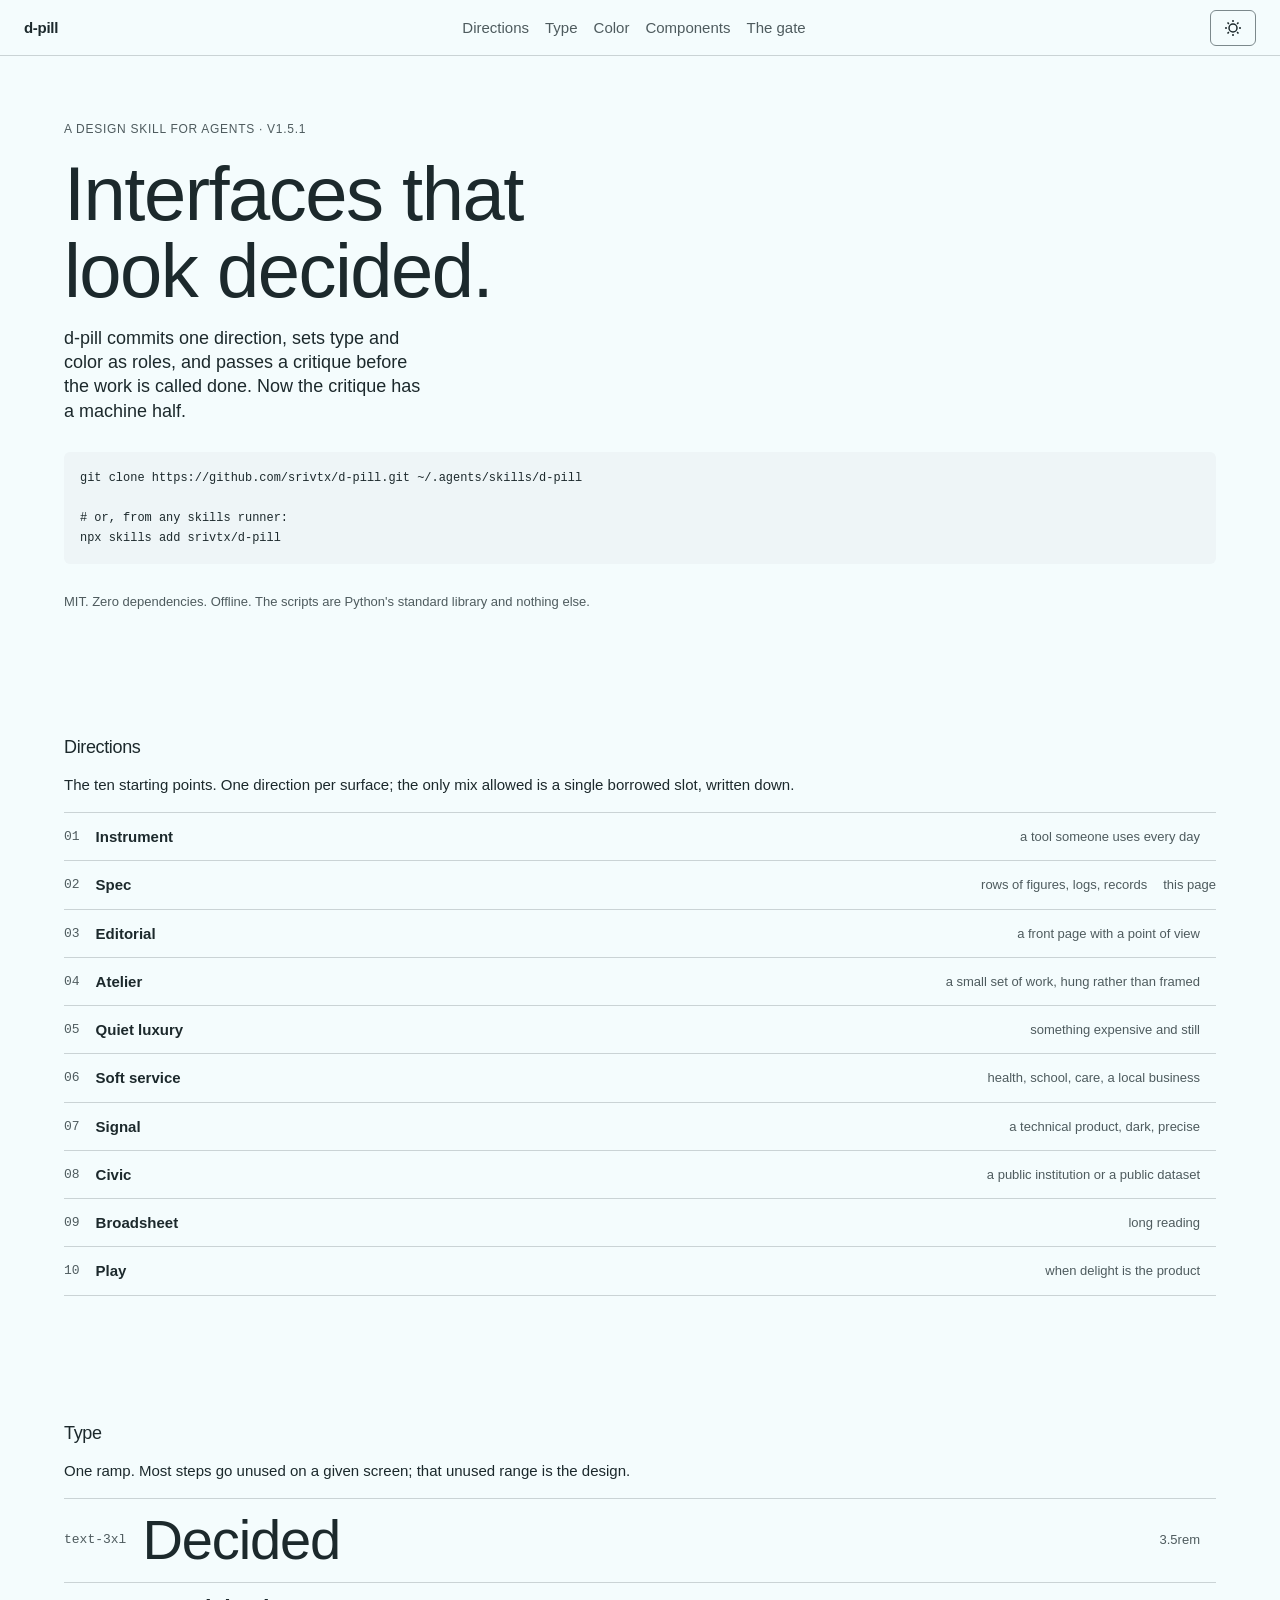
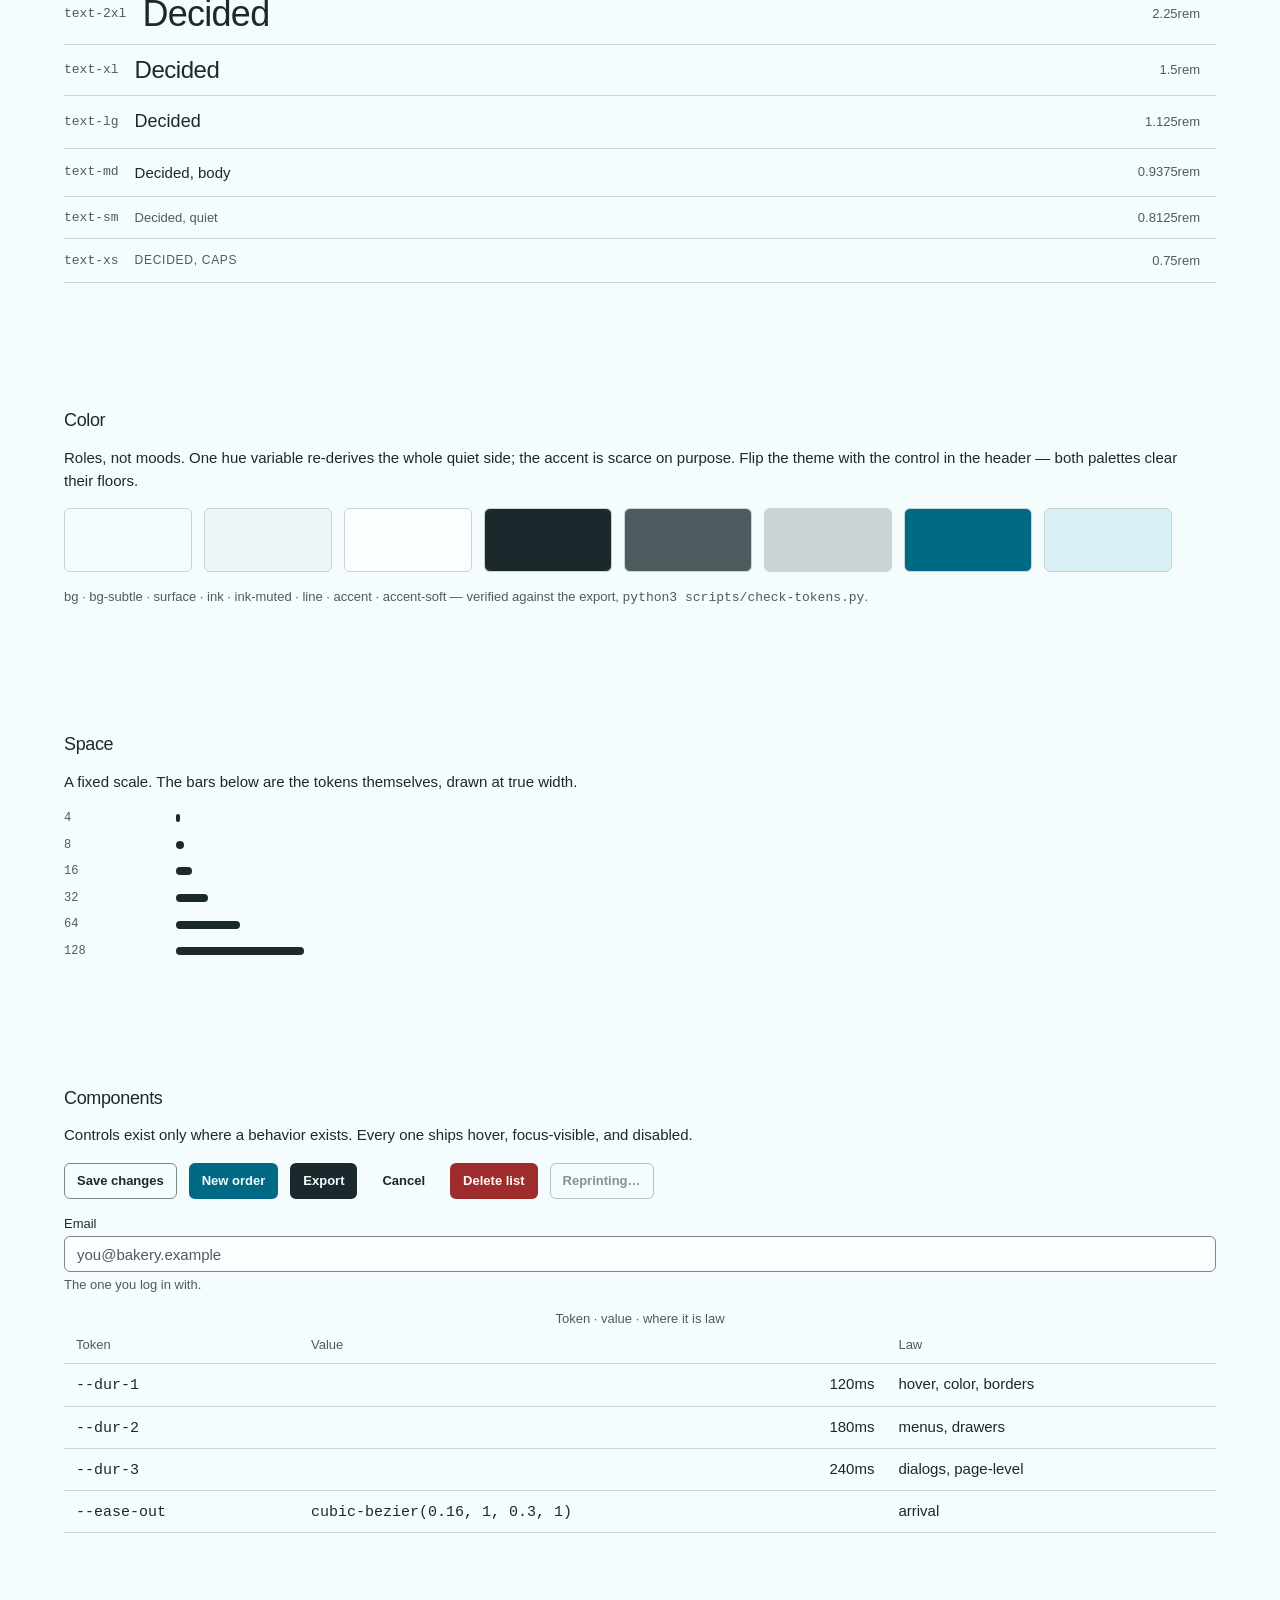
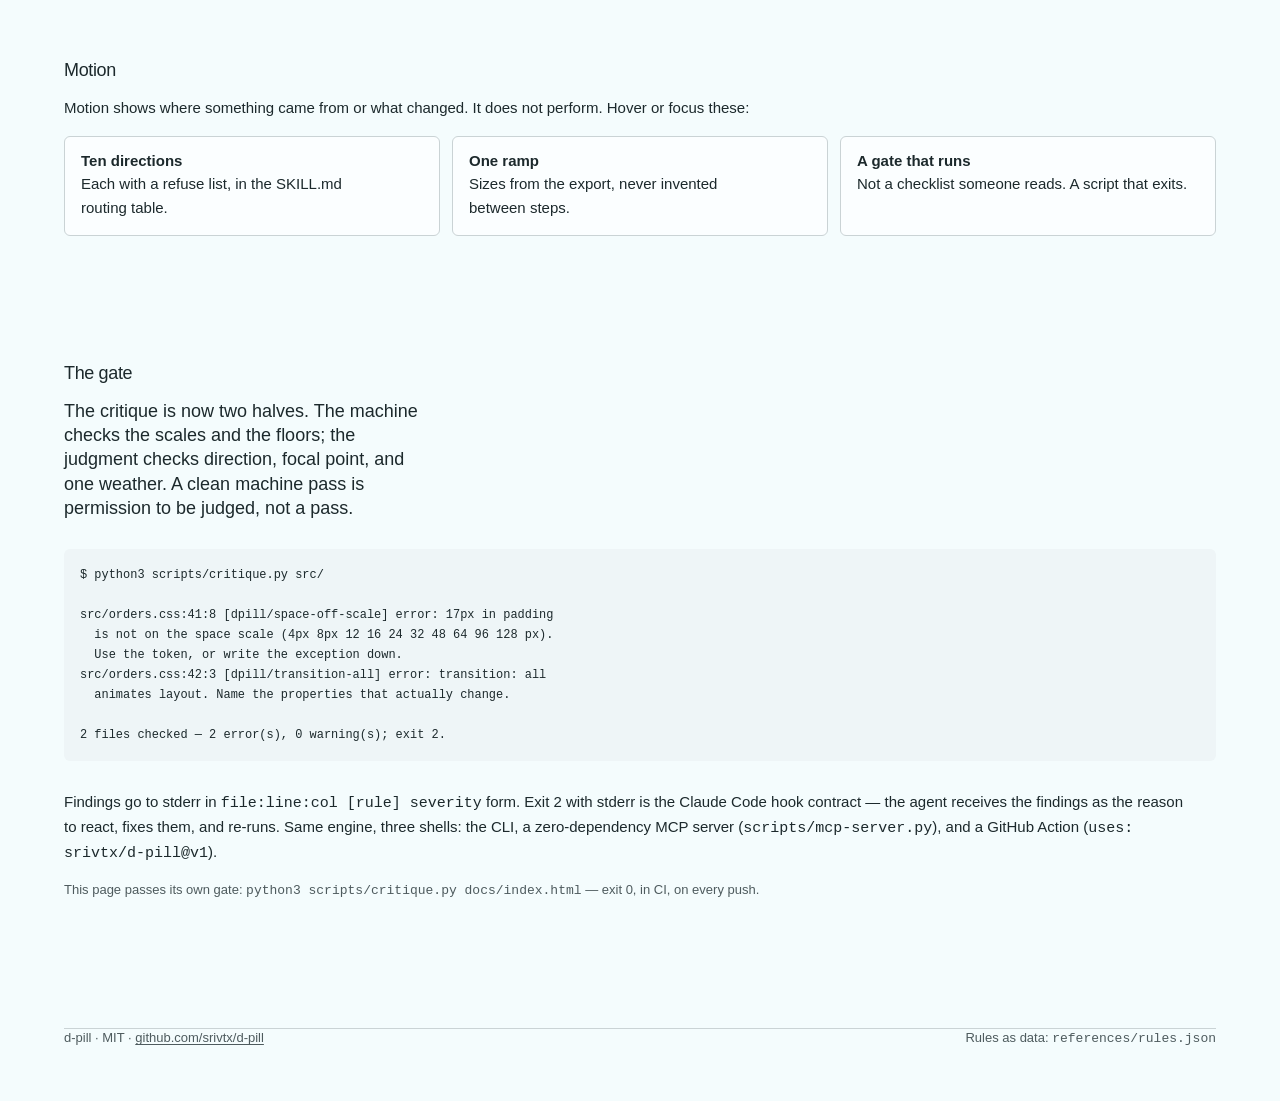
<file: docs/index.html>
<!DOCTYPE html>
<html lang="en">
<head>
<meta charset="utf-8">
<meta name="viewport" content="width=device-width, initial-scale=1">
<title>d-pill — a design skill for agents that build interfaces</title>
<meta name="description" content="d-pill commits a direction, sets tokens, and runs a critique gate an agent can pass. One repository: the rules, the values, and the check.">
<meta property="og:title" content="d-pill — a design skill for agents that build interfaces">
<meta property="og:description" content="Commit a direction, ship the tokens, pass the gate. The rules, the values, and the check in one repository.">
<meta property="og:type" content="website">
<meta property="og:url" content="https://srivtx.github.io/d-pill/">
<meta property="og:image" content="https://srivtx.github.io/d-pill/og.png">
<meta name="twitter:card" content="summary_large_image">
<link rel="stylesheet" href="base.css">
<style>
  /* Direction: Spec. Rows of figures, records. Hue 215, the default.
     No literal values in this block: every number is a token. */

  .cards { display: flex; flex-wrap: wrap; gap: var(--space-3); }
  a.card {
    display: block;
    flex: 1 1 var(--space-10);
    border: var(--border);
    border-radius: var(--radius);
    background: var(--surface);
    padding: var(--space-4);
    text-decoration: none;
    transition: background var(--dur-2) var(--ease-out),
                border-color var(--dur-2) var(--ease-out);
  }
  a.card:hover, a.card:focus-visible { background: var(--bg-subtle); border-color: var(--line-strong); }
  a.card h3 { margin: 0 0 var(--space-1); }
  a.card p { margin: 0; }

  .swatches { display: flex; flex-wrap: wrap; gap: var(--space-3); }
  .swatch { width: var(--space-10); height: var(--space-8); border: var(--border); border-radius: var(--radius); }
  .sw-bg { background: var(--bg); }
  .sw-bg-subtle { background: var(--bg-subtle); }
  .sw-surface { background: var(--surface); }
  .sw-ink { background: var(--ink); }
  .sw-ink-muted { background: var(--ink-muted); }
  .sw-line { background: var(--line); }
  .sw-accent { background: var(--accent); }
  .sw-accent-soft { background: var(--accent-soft); }

  .scale { display: flex; flex-direction: column; gap: var(--space-2); }
  .step { display: flex; align-items: center; gap: var(--space-4); }
  .step span { font-family: var(--font-mono); font-size: var(--text-xs); color: var(--ink-muted); min-width: var(--space-9); }
  .bar { height: var(--space-2); background: var(--ink); border-radius: var(--radius-sm); }
  .w-1 { width: var(--space-1); } .w-2 { width: var(--space-2); }
  .w-3 { width: var(--space-3); } .w-4 { width: var(--space-4); }
  .w-5 { width: var(--space-5); } .w-6 { width: var(--space-6); }
  .w-7 { width: var(--space-7); } .w-8 { width: var(--space-8); }
  .w-9 { width: var(--space-9); } .w-10 { width: var(--space-10); }

  .t-3xl { font-size: var(--text-3xl); line-height: var(--leading-display); letter-spacing: var(--tracking-display); font-family: var(--font-display); font-weight: 500; }
  .t-2xl { font-size: var(--text-2xl); line-height: var(--leading-display); letter-spacing: var(--tracking-display); font-family: var(--font-display); font-weight: 500; }
  .t-xl { font-size: var(--text-xl); line-height: var(--leading-display); letter-spacing: var(--tracking-display); font-family: var(--font-display); font-weight: 500; }
  .t-lg { font-size: var(--text-lg); }
  .t-md { font-size: var(--text-md); }
  .t-sm { font-size: var(--text-sm); }

  pre.install { background: var(--bg-subtle); }
</style>
</head>
<body>
<a class="skip" href="#main">Skip to content</a>

<header class="topbar">
  <a class="wordmark" href="#main" aria-label="d-pill home">d-pill</a>
  <nav class="nav-links" aria-label="Sections">
    <a href="#directions">Directions</a>
    <a href="#type">Type</a>
    <a href="#color">Color</a>
    <a href="#components">Components</a>
    <a href="#gate">The gate</a>
  </nav>
  <button id="theme" aria-label="Toggle dark theme" aria-pressed="false">
    <svg viewBox="0 0 20 20" width="20" height="20" fill="none" stroke="currentColor" stroke-width="1.5" aria-hidden="true">
      <circle cx="10" cy="10" r="4"></circle>
      <path d="M10 2v2M10 16v2M2 10h2M16 10h2M4.5 4.5l1.4 1.4M14.1 14.1l1.4 1.4M15.5 4.5l-1.4 1.4M5.9 14.1L4.5 15.5"></path>
    </svg>
  </button>
</header>

<main class="frame" id="main">

<section class="section stack">
  <p class="caps">A design skill for agents · v1.5.1</p>
  <h1 class="display">Interfaces that<br>look decided.</h1>
  <p class="lede">d-pill commits one direction, sets type and color as roles, and passes a critique before the work is called done. Now the critique has a machine half.</p>
  <pre class="install"><code>git clone https://github.com/srivtx/d-pill.git ~/.agents/skills/d-pill

# or, from any skills runner:
npx skills add srivtx/d-pill</code></pre>
  <p class="quiet">MIT. Zero dependencies. Offline. The scripts are Python's standard library and nothing else.</p>
</section>

<section class="section stack" id="directions">
  <h2>Directions</h2>
  <p>The ten starting points. One direction per surface; the only mix allowed is a single borrowed slot, written down.</p>
  <ul class="rows">
    <li><span class="mono quiet">01</span><strong>Instrument</strong><span class="quiet">a tool someone uses every day</span><span></span></li>
    <li><span class="mono quiet">02</span><strong>Spec</strong><span class="quiet">rows of figures, logs, records</span><span class="num quiet">this page</span></li>
    <li><span class="mono quiet">03</span><strong>Editorial</strong><span class="quiet">a front page with a point of view</span><span></span></li>
    <li><span class="mono quiet">04</span><strong>Atelier</strong><span class="quiet">a small set of work, hung rather than framed</span><span></span></li>
    <li><span class="mono quiet">05</span><strong>Quiet luxury</strong><span class="quiet">something expensive and still</span><span></span></li>
    <li><span class="mono quiet">06</span><strong>Soft service</strong><span class="quiet">health, school, care, a local business</span><span></span></li>
    <li><span class="mono quiet">07</span><strong>Signal</strong><span class="quiet">a technical product, dark, precise</span><span></span></li>
    <li><span class="mono quiet">08</span><strong>Civic</strong><span class="quiet">a public institution or a public dataset</span><span></span></li>
    <li><span class="mono quiet">09</span><strong>Broadsheet</strong><span class="quiet">long reading</span><span></span></li>
    <li><span class="mono quiet">10</span><strong>Play</strong><span class="quiet">when delight is the product</span><span></span></li>
  </ul>
</section>

<section class="section stack" id="type">
  <h2>Type</h2>
  <p>One ramp. Most steps go unused on a given screen; that unused range is the design.</p>
  <ul class="rows">
    <li><span class="mono quiet">text-3xl</span><span class="t-3xl">Decided</span><span class="quiet">3.5rem</span><span></span></li>
    <li><span class="mono quiet">text-2xl</span><span class="t-2xl">Decided</span><span class="quiet">2.25rem</span><span></span></li>
    <li><span class="mono quiet">text-xl</span><span class="t-xl">Decided</span><span class="quiet">1.5rem</span><span></span></li>
    <li><span class="mono quiet">text-lg</span><span class="t-lg">Decided</span><span class="quiet">1.125rem</span><span></span></li>
    <li><span class="mono quiet">text-md</span><span class="t-md">Decided, body</span><span class="quiet">0.9375rem</span><span></span></li>
    <li><span class="mono quiet">text-sm</span><span class="quiet t-sm">Decided, quiet</span><span class="quiet">0.8125rem</span><span></span></li>
    <li><span class="mono quiet">text-xs</span><span class="caps">DECIDED, CAPS</span><span class="quiet">0.75rem</span><span></span></li>
  </ul>
</section>

<section class="section stack" id="color">
  <h2>Color</h2>
  <p>Roles, not moods. One hue variable re-derives the whole quiet side; the accent is scarce on purpose. Flip the theme with the control in the header — both palettes clear their floors.</p>
  <div class="swatches">
    <div class="swatch sw-bg"></div>
    <div class="swatch sw-bg-subtle"></div>
    <div class="swatch sw-surface"></div>
    <div class="swatch sw-ink"></div>
    <div class="swatch sw-ink-muted"></div>
    <div class="swatch sw-line"></div>
    <div class="swatch sw-accent"></div>
    <div class="swatch sw-accent-soft"></div>
  </div>
  <p class="quiet">bg · bg-subtle · surface · ink · ink-muted · line · accent · accent-soft — verified against the export, <span class="mono">python3 scripts/check-tokens.py</span>.</p>
</section>

<section class="section stack" id="space">
  <h2>Space</h2>
  <p>A fixed scale. The bars below are the tokens themselves, drawn at true width.</p>
  <div class="scale">
    <div class="step"><span>4</span><div class="bar w-1"></div></div>
    <div class="step"><span>8</span><div class="bar w-2"></div></div>
    <div class="step"><span>16</span><div class="bar w-4"></div></div>
    <div class="step"><span>32</span><div class="bar w-6"></div></div>
    <div class="step"><span>64</span><div class="bar w-8"></div></div>
    <div class="step"><span>128</span><div class="bar w-10"></div></div>
  </div>
</section>

<section class="section stack" id="components">
  <h2>Components</h2>
  <p>Controls exist only where a behavior exists. Every one ships hover, focus-visible, and disabled.</p>
  <div class="cluster">
    <button>Save changes</button>
    <button class="primary">New order</button>
    <button class="ink">Export</button>
    <button class="ghost">Cancel</button>
    <button class="danger">Delete list</button>
    <button disabled>Reprinting…</button>
  </div>
  <div class="field">
    <label for="email">Email</label>
    <input id="email" type="email" placeholder="you@bakery.example">
    <span class="hint">The one you log in with.</span>
  </div>
  <table>
    <caption class="quiet">Token · value · where it is law</caption>
    <thead><tr><th>Token</th><th>Value</th><th>Law</th></tr></thead>
    <tbody>
      <tr><td class="mono">--dur-1</td><td class="num">120ms</td><td>hover, color, borders</td></tr>
      <tr><td class="mono">--dur-2</td><td class="num">180ms</td><td>menus, drawers</td></tr>
      <tr><td class="mono">--dur-3</td><td class="num">240ms</td><td>dialogs, page-level</td></tr>
      <tr><td class="mono">--ease-out</td><td class="mono">cubic-bezier(0.16, 1, 0.3, 1)</td><td>arrival</td></tr>
    </tbody>
  </table>
</section>

<section class="section stack" id="motion">
  <h2>Motion</h2>
  <p>Motion shows where something came from or what changed. It does not perform. Hover or focus these:</p>
  <div class="cards">
    <a class="card" href="#directions"><h3>Ten directions</h3><p>Each with a refuse list, in the SKILL.md routing table.</p></a>
    <a class="card" href="#type"><h3>One ramp</h3><p>Sizes from the export, never invented between steps.</p></a>
    <a class="card" href="#gate"><h3>A gate that runs</h3><p>Not a checklist someone reads. A script that exits.</p></a>
  </div>
</section>

<section class="section stack" id="gate">
  <h2>The gate</h2>
  <p class="lede">The critique is now two halves. The machine checks the scales and the floors; the judgment checks direction, focal point, and one weather. A clean machine pass is permission to be judged, not a pass.</p>
  <pre><code>$ python3 scripts/critique.py src/

src/orders.css:41:8 [dpill/space-off-scale] error: 17px in padding
  is not on the space scale (4px 8px 12 16 24 32 48 64 96 128 px).
  Use the token, or write the exception down.
src/orders.css:42:3 [dpill/transition-all] error: transition: all
  animates layout. Name the properties that actually change.

2 files checked — 2 error(s), 0 warning(s); exit 2.</code></pre>
  <p>Findings go to stderr in <span class="mono">file:line:col [rule] severity</span> form. Exit 2 with stderr is the Claude Code hook contract — the agent receives the findings as the reason to react, fixes them, and re-runs. Same engine, three shells: the CLI, a zero-dependency MCP server (<span class="mono">scripts/mcp-server.py</span>), and a GitHub Action (<span class="mono">uses: srivtx/d-pill@v1</span>).</p>
  <p class="quiet">This page passes its own gate: <span class="mono">python3 scripts/critique.py docs/index.html</span> — exit 0, in CI, on every push.</p>
</section>

</main>

<footer class="section frame">
  <hr>
  <p class="quiet cluster between">
    <span>d-pill · MIT · <a href="https://github.com/srivtx/d-pill">github.com/srivtx/d-pill</a></span>
    <span>Rules as data: <span class="mono">references/rules.json</span></span>
  </p>
</footer>

<script>
  var button = document.getElementById('theme');
  var root = document.documentElement;
  var set = function (dark) {
    if (dark) { root.setAttribute('data-theme', 'dark'); }
    else { root.removeAttribute('data-theme'); }
    button.setAttribute('aria-pressed', String(dark));
  };
  button.addEventListener('click', function () {
    set(root.getAttribute('data-theme') !== 'dark');
  });
  set(window.matchMedia('(prefers-color-scheme: dark)').matches);
</script>
</body>
</html>
</file>
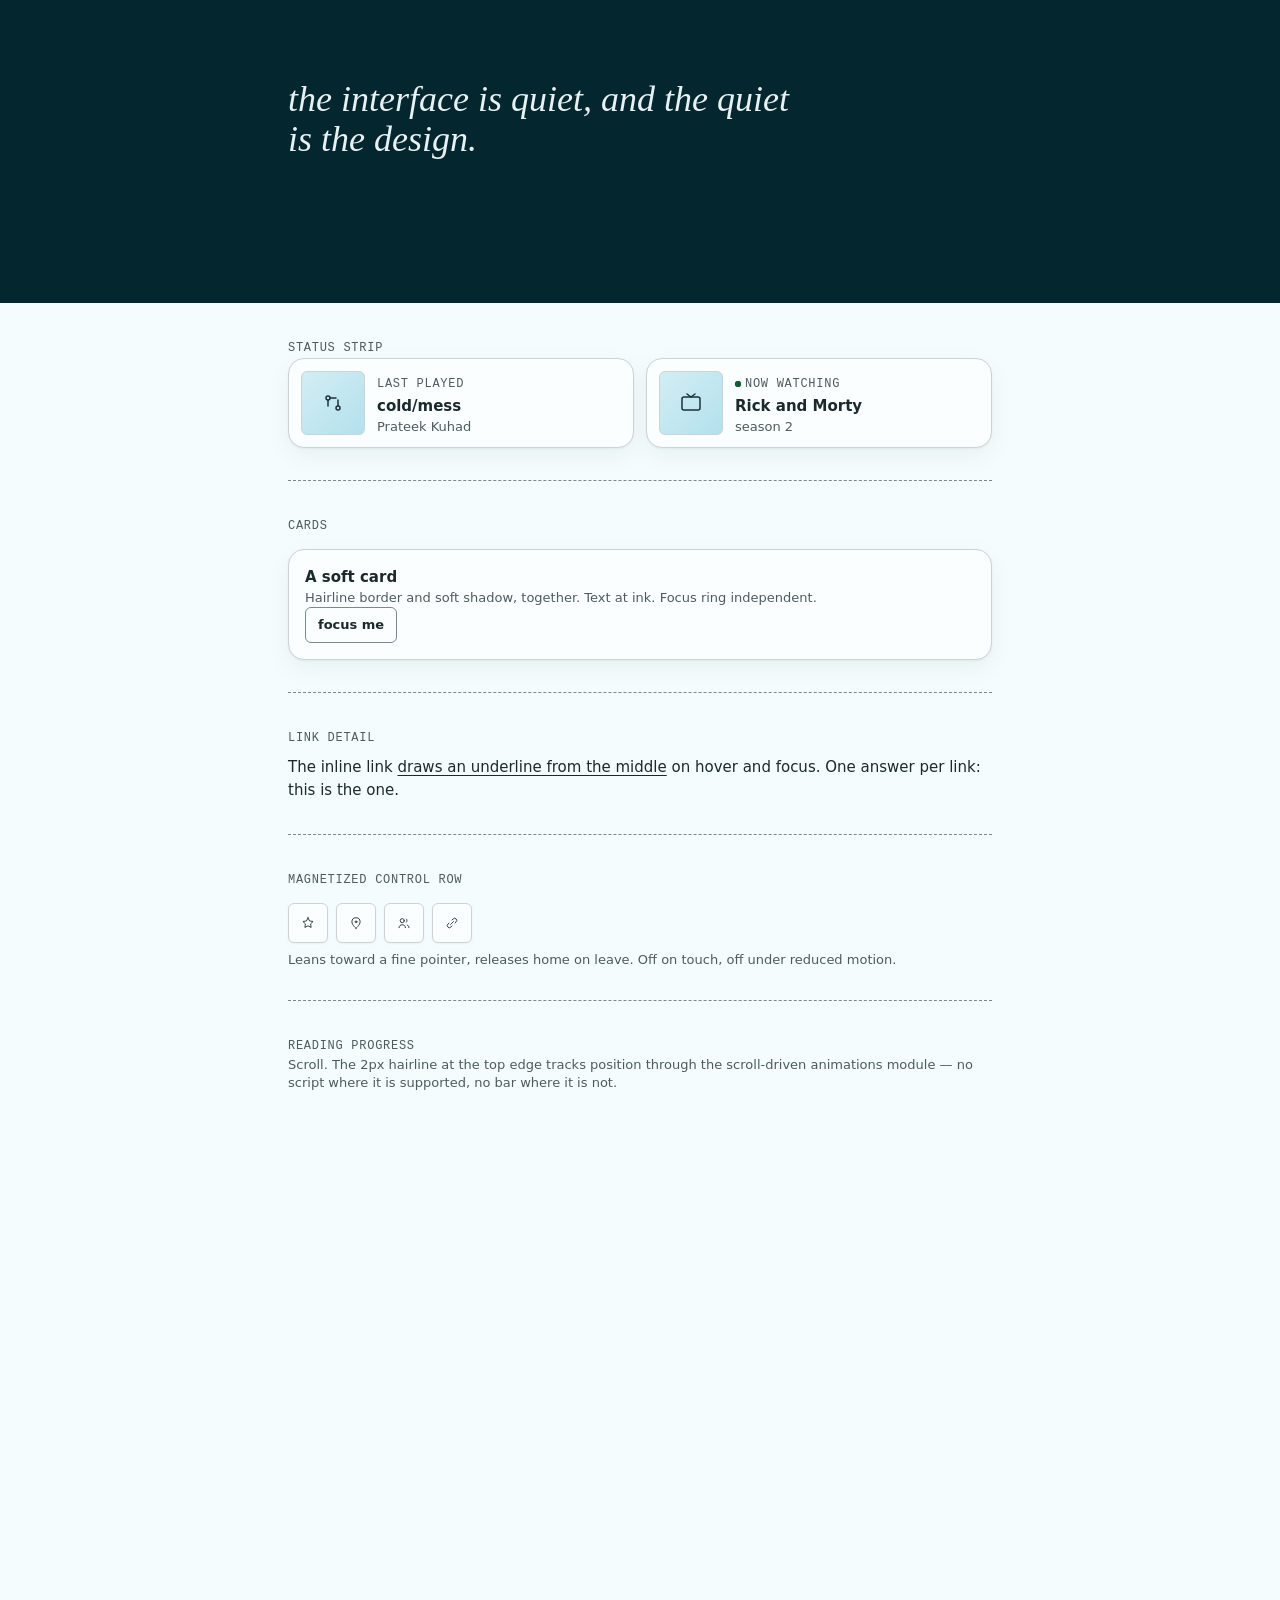
<file: docs/soft.html>
<!doctype html>
<html lang="en" data-theme="light">
<head>
<meta charset="utf-8">
<meta name="viewport" content="width=device-width, initial-scale=1">
<title>soft editorial — the proof page</title>
<meta property="og:title" content="soft editorial — the d-pill proof page">
<meta property="og:description" content="The Soft editorial recipe, rendered and gated: soft surfaces, the status strip, the craft exception's motion.">
<meta property="og:type" content="website">
<meta property="og:url" content="https://srivtx.github.io/d-pill/soft.html">
<meta property="og:image" content="https://srivtx.github.io/d-pill/og.png">
<meta name="twitter:card" content="summary_large_image">
<link rel="stylesheet" href="base.css">
<style>
/* ===== soft.md override, pasted verbatim ===== */
/* Soft editorial. Paste after base.css. */
:root {
  --font-display: "Instrument Serif", Georgia, serif;
  --font-text: "Space Grotesk", "Instrument Sans", system-ui, sans-serif;
  --font-mono: "JetBrains Mono", "IBM Plex Mono", ui-monospace, monospace;
  --radius-lg: 16px;
  /* ambient loop clocks — the written exception. The duration scale governs
     interaction; loops run on named durations and easings of their own. */
  --loop-eq: 1s;
  --loop-ping: 2s;
  --loop-marquee: 48s;
  --loop-ease: ease-in-out;
  --soft-lift:
    0 1px 2px oklch(0.25 0.02 var(--hue) / 0.05),
    0 8px 24px oklch(0.25 0.02 var(--hue) / 0.05);
  --soft-lift-hover:
    0 1px 2px oklch(0.25 0.02 var(--hue) / 0.06),
    0 12px 32px oklch(0.25 0.02 var(--hue) / 0.08);
}
html[data-theme="dark"] {
  --soft-lift: 0 8px 24px oklch(0.05 0.01 var(--hue) / 0.35);
  --soft-lift-hover: 0 12px 32px oklch(0.05 0.01 var(--hue) / 0.45);
}

/* the surface. Border and shadow together: the one written exception. */
.card-soft {
  background: var(--surface);
  border: var(--border);
  border-radius: var(--radius-lg);
  box-shadow: var(--soft-lift);
  transition:
    box-shadow var(--dur-1) var(--ease-out),
    border-color var(--dur-1) var(--ease-out);
}
.card-soft:hover { box-shadow: var(--soft-lift-hover); }

/* the one quote */
.quote {
  font-family: var(--font-display);
  font-style: italic;
  font-size: var(--text-2xl);
  line-height: 1.1;
  max-width: 28ch;
}

/* the journal rules */
.rule-dashed { border: 0; border-top: 1px dashed var(--line-strong); }

/* the status strip */
.strip {
  display: grid;
  grid-template-columns: repeat(auto-fit, minmax(16rem, 1fr));
  gap: var(--space-3);
  align-items: stretch;
}
.strip .card-soft { display: flex; align-items: center; gap: var(--space-3); padding: var(--space-3); }
.tile {
  flex: none;
  width: 4rem; height: 4rem;
  border-radius: var(--radius);
  overflow: hidden;
  border: var(--border);
  background: var(--bg-subtle);
}

/* one live dot per strip */
.dot-live { position: relative; width: 6px; height: 6px; border-radius: var(--radius-full); background: var(--ok); }
.dot-live::after {
  content: ""; position: absolute; inset: 0; border-radius: inherit;
  background: var(--ok);
  animation: ping var(--loop-ping) var(--ease-out) infinite;
}
@keyframes ping { from { transform: scale(1); opacity: 0.6; } to { transform: scale(2.4); opacity: 0; } }

/* equalizer bars — a state, paused with the audio */
.eq { display: flex; gap: calc(var(--space-1) / 2); height: 14px; align-items: flex-end; }
.eq span { width: 3px; border-radius: var(--radius-full); background: var(--ok); animation: eq var(--loop-eq) var(--loop-ease) infinite; }
.eq span:nth-child(2) { animation-delay: 0.15s; }
.eq span:nth-child(3) { animation-delay: 0.3s; }
.eq span:nth-child(4) { animation-delay: 0.45s; }
.eq[data-idle] span { animation-play-state: paused; }
@keyframes eq { 0%, 100% { height: 30%; } 50% { height: 100%; } }

/* reveal once. The .js class is set by a script before paint;
   without it nothing is ever hidden. */
.js .reveal { opacity: 0; transform: translateY(8px); }
.reveal.in { opacity: 1; transform: none; }
.reveal { transition: opacity var(--dur-3) var(--ease-out), transform var(--dur-3) var(--ease-out); }

/* media zoom under a clip; the chrome stays still */
.media { overflow: hidden; border-radius: var(--radius-lg); }
.media img, .media video { transition: transform var(--dur-2) var(--ease-out); }
.media:hover img, .media:hover video { transform: scale(1.05); }

/* one marquee strip. Duplicate the list for the -50% loop. */
.marquee { overflow: hidden; }
.marquee ul { display: flex; gap: var(--space-4); width: max-content; animation: marquee var(--loop-marquee) linear infinite; }
.marquee:hover ul { animation-play-state: paused; }
@keyframes marquee { to { transform: translateX(-50%); } }

/* inline links grow an underline from the middle — one hover answer */
.link-underline {
  background-image: linear-gradient(currentColor, currentColor),
    linear-gradient(currentColor, currentColor);
  background-size: 0% 1px, 0% 1px;
  background-position: left bottom, right bottom;
  background-repeat: no-repeat;
  padding-bottom: calc(var(--space-1) / 4);
  transition: background-size var(--dur-1) var(--ease-out);
}
.link-underline:hover,
.link-underline:focus-visible {
  background-size: 50% 1px, 50% 1px;
}

/* reading-progress hairline — scroll-driven, no script, no support = no bar */
.scroll-progress {
  position: fixed;
  inset: 0 0 auto 0;
  height: 2px;
  background: var(--ink);
  opacity: 0.3;
  transform-origin: 0 50%;
  transform: scaleX(0);
  pointer-events: none;
  z-index: 60;
  display: none;
}
@supports (animation-timeline: scroll()) {
  .scroll-progress {
    display: block;
    animation: progress linear both;
    animation-timeline: scroll(root block);
  }
}
@keyframes progress { from { transform: scaleX(0); } to { transform: scaleX(1); } }
@media (prefers-reduced-motion: reduce) {
  .scroll-progress { display: none; }
}

/* ===== demo page wiring ===== */
.banner { background: oklch(0.25 0.04 var(--hue)); color: oklch(0.95 0.01 var(--hue)); padding: var(--space-7) var(--space-5); }
.demo { max-width: 46rem; margin: 0 auto; padding: var(--space-6) var(--space-4) var(--space-9); }
label { font-family: var(--font-mono); font-size: var(--text-xs); letter-spacing: 0.06em; text-transform: uppercase; color: var(--ink-muted); }
.glyph { width: 4rem; height: 4rem; display: grid; place-items: center; background: linear-gradient(135deg, oklch(0.93 0.03 var(--hue)), oklch(0.88 0.05 var(--hue))); color: oklch(0.3 0.03 var(--hue)); }
html[data-theme="dark"] .glyph { background: linear-gradient(135deg, oklch(0.4 0.07 var(--hue)), oklch(0.3 0.06 var(--hue))); color: oklch(0.95 0.01 var(--hue)); }
/* the magnetized control row: the controls carry the transition so the follow eases */
.magnet-row { display: flex; gap: var(--space-2); align-items: center; }
.magnet { display: grid; place-items: center; width: 2.5rem; height: 2.5rem; border: var(--border); border-radius: var(--radius); background: var(--surface); color: var(--ink); box-shadow: 0 1px 2px oklch(0.25 0.02 var(--hue) / 0.05); transition: transform var(--dur-1) var(--ease-out); }
.tall { height: 140vh; display: grid; align-content: start; }
</style>
</head>
<body>
<div class="scroll-progress" aria-hidden="true"></div>
<a class="skip" href="#main">skip</a>
<div class="banner">
  <div class="demo">
    <p class="quote">the interface is quiet, and the quiet is the design.</p>
  </div>
</div>
<main class="demo" id="main">
  <p><label>status strip</label></p>
  <div class="strip reveal">
    <div class="card-soft">
      <span class="tile glyph" aria-hidden="true">
        <svg width="24" height="24" viewBox="0 0 24 24" fill="none" stroke="currentColor" stroke-width="1.5" stroke-linecap="round" stroke-linejoin="round"><circle cx="7" cy="7" r="2"/><circle cx="17" cy="17" r="2"/><path d="M9 7h6M7 9v6M17 15V9"/></svg>
      </span>
      <div style="min-width:0">
        <p><label>last played</label></p>
        <p style="font-weight:600">cold/mess</p>
        <p class="quiet">Prateek Kuhad</p>
      </div>
      <div class="eq" aria-hidden="true"><span></span><span></span><span></span><span></span></div>
    </div>
    <div class="card-soft">
      <span class="tile glyph" aria-hidden="true">
        <svg width="24" height="24" viewBox="0 0 24 24" fill="none" stroke="currentColor" stroke-width="1.5" stroke-linecap="round" stroke-linejoin="round"><rect x="3" y="6" width="18" height="13" rx="2"/><path d="M8 3l4 3 4-3"/></svg>
      </span>
      <div style="min-width:0">
        <p><label><span class="dot-live" style="display:inline-block;vertical-align:middle;margin-inline-end:4px"></span>now watching</label></p>
        <p style="font-weight:600">Rick and Morty</p>
        <p class="quiet">season 2</p>
      </div>
    </div>
  </div>
  <hr class="rule-dashed" style="margin-block:var(--space-6)">
  <p><label>cards</label></p>
  <div class="stack" style="margin-top:var(--space-3)">
    <div class="card-soft reveal" style="padding:var(--space-4)">
      <p style="font-weight:600">A soft card</p>
      <p class="quiet">Hairline border and soft shadow, together. Text at ink. Focus ring independent.</p>
      <button>focus me</button>
    </div>
  </div>
  <hr class="rule-dashed" style="margin-block:var(--space-6)">
  <p><label>link detail</label></p>
  <p style="margin-top:var(--space-2)">The inline link <a class="link-underline" href="#main" style="color:inherit">draws an underline from the middle</a> on hover and focus. One answer per link: this is the one.</p>
  <hr class="rule-dashed" style="margin-block:var(--space-6)">
  <p><label>magnetized control row</label></p>
  <div class="magnet-row" style="margin-top:var(--space-3)">
    <button class="magnet" aria-label="star">
      <svg width="20" height="20" viewBox="0 0 24 24" fill="none" stroke="currentColor" stroke-width="1.5" stroke-linecap="round" stroke-linejoin="round"><path d="M12 3l2.7 5.5 6 .9-4.3 4.2 1 6-5.4-2.8-5.4 2.8 1-6L3.3 9.4l6-.9L12 3z"/></svg>
    </button>
    <button class="magnet" aria-label="pin">
      <svg width="20" height="20" viewBox="0 0 24 24" fill="none" stroke="currentColor" stroke-width="1.5" stroke-linecap="round" stroke-linejoin="round"><path d="M12 21s-7-5.3-7-11a7 7 0 0 1 14 0c0 5.7-7 11-7 11z"/><circle cx="12" cy="10" r="1.5"/></svg>
    </button>
    <button class="magnet" aria-label="users">
      <svg width="20" height="20" viewBox="0 0 24 24" fill="none" stroke="currentColor" stroke-width="1.5" stroke-linecap="round" stroke-linejoin="round"><circle cx="9" cy="8" r="3.5"/><path d="M3.5 20c0-3 2.5-5 5.5-5s5.5 2 5.5 5"/><path d="M16 5.2a3.5 3.5 0 0 1 0 5.6"/><path d="M17.5 15.5c2 .8 3 2.3 3 4.5"/></svg>
    </button>
    <button class="magnet" aria-label="link">
      <svg width="20" height="20" viewBox="0 0 24 24" fill="none" stroke="currentColor" stroke-width="1.5" stroke-linecap="round" stroke-linejoin="round"><path d="M9.5 14.5l5-5"/><path d="M7 12l-2 2a3.5 3.5 0 0 0 5 5l2-2"/><path d="M17 12l2-2a3.5 3.5 0 0 0-5-5l-2 2"/></svg>
    </button>
  </div>
  <p class="quiet" style="margin-top:var(--space-2)">Leans toward a fine pointer, releases home on leave. Off on touch, off under reduced motion.</p>
  <hr class="rule-dashed" style="margin-block:var(--space-6)">
  <div class="tall">
    <p><label>reading progress</label></p>
    <p class="quiet">Scroll. The 2px hairline at the top edge tracks position through the scroll-driven animations module — no script where it is supported, no bar where it is not.</p>
  </div>
  <script>document.documentElement.classList.add('js');
    const io = new IntersectionObserver(es => es.forEach(e => e.isIntersecting && e.target.classList.add('in')), { threshold: 0.2 });
    document.querySelectorAll('.reveal').forEach(el => io.observe(el));
    setTimeout(() => document.querySelector('.eq').setAttribute('data-idle',''), 2600);
    /* the magnetized row — soft.md's script, verbatim */
    const magnet = (el, pull = 4) => {
      if (!matchMedia("(hover: hover) and (pointer: fine)").matches) return;
      if (matchMedia("(prefers-reduced-motion: reduce)").matches) return;
      el.addEventListener("pointermove", (e) => {
        const r = el.getBoundingClientRect();
        el.style.transform =
          `translate(${(e.clientX - r.left - r.width / 2) / r.width * pull}px,` +
          ` ${(e.clientY - r.top - r.height / 2) / r.height * pull}px)`;
      });
      el.addEventListener("pointerleave", () => { el.style.transform = ""; });
    };
    document.querySelectorAll('.magnet').forEach(el => magnet(el));
  </script>
</main>
</body>
</html>
</file>
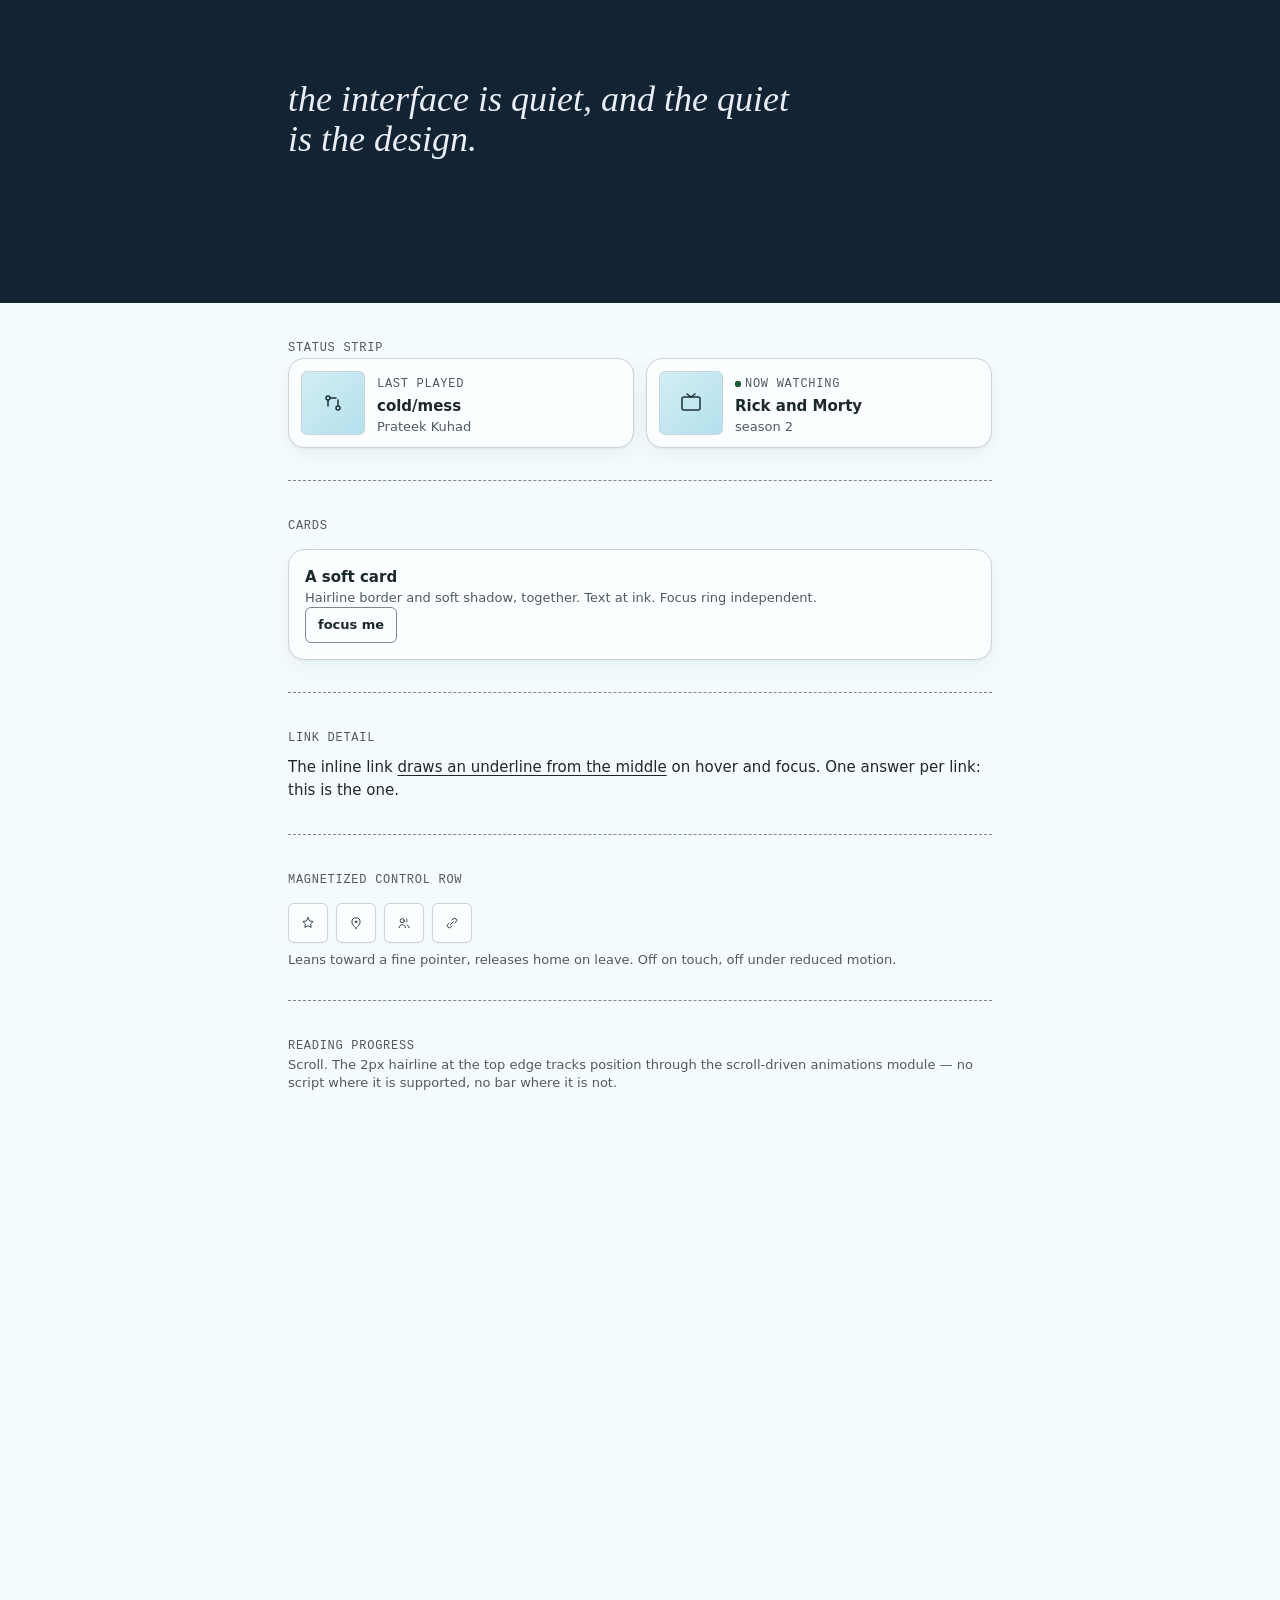
<file: scripts/soft-check.html>
<!doctype html>
<html lang="en" data-theme="light">
<head>
<meta charset="utf-8">
<meta name="viewport" content="width=device-width, initial-scale=1">
<title>soft editorial — recipe check</title>
<link rel="stylesheet" href="../references/base.css">
<style>
/* ===== soft.md override, pasted verbatim ===== */
:root {
  --font-display: "Instrument Serif", Georgia, serif;
  --font-text: "Space Grotesk", "Instrument Sans", system-ui, sans-serif;
  --font-mono: "JetBrains Mono", "IBM Plex Mono", ui-monospace, monospace;
  --radius-lg: 16px;
  --soft-lift:
    0 1px 2px oklch(0.25 0.02 var(--hue) / 0.05),
    0 8px 24px oklch(0.25 0.02 var(--hue) / 0.05);
  --soft-lift-hover:
    0 1px 2px oklch(0.25 0.02 var(--hue) / 0.06),
    0 12px 32px oklch(0.25 0.02 var(--hue) / 0.08);
}
html[data-theme="dark"] {
  --soft-lift: 0 8px 24px oklch(0.05 0.01 var(--hue) / 0.35);
  --soft-lift-hover: 0 12px 32px oklch(0.05 0.01 var(--hue) / 0.45);
}
.card-soft {
  background: var(--surface);
  border: var(--border);
  border-radius: var(--radius-lg);
  box-shadow: var(--soft-lift);
  transition:
    box-shadow var(--dur-1) var(--ease-out),
    border-color var(--dur-1) var(--ease-out);
}
.card-soft:hover { box-shadow: var(--soft-lift-hover); }
.quote {
  font-family: var(--font-display);
  font-style: italic;
  font-size: var(--text-2xl);
  line-height: 1.1;
  max-width: 28ch;
}
.rule-dashed { border: 0; border-top: 1px dashed var(--line-strong); }
.strip {
  display: grid;
  grid-template-columns: repeat(auto-fit, minmax(16rem, 1fr));
  gap: var(--space-3);
  align-items: stretch;
}
.strip .card-soft { display: flex; align-items: center; gap: var(--space-3); padding: var(--space-3); }
.tile {
  flex: none;
  width: 4rem; height: 4rem;
  border-radius: var(--radius);
  overflow: hidden;
  border: var(--border);
  background: var(--bg-subtle);
}
.dot-live { position: relative; width: 6px; height: 6px; border-radius: var(--radius-full); background: var(--ok); }
.dot-live::after {
  content: ""; position: absolute; inset: 0; border-radius: inherit;
  background: var(--ok);
  animation: ping 2s var(--ease-out) infinite;
}
@keyframes ping { from { transform: scale(1); opacity: 0.6; } to { transform: scale(2.4); opacity: 0; } }
.eq { display: flex; gap: 3px; height: 14px; align-items: flex-end; }
.eq span { width: 3px; border-radius: 1px; background: var(--ok); animation: eq 1s ease-in-out infinite; }
.eq span:nth-child(2) { animation-delay: 0.15s; }
.eq span:nth-child(3) { animation-delay: 0.3s; }
.eq span:nth-child(4) { animation-delay: 0.45s; }
.eq[data-idle] span { animation-play-state: paused; }
@keyframes eq { 0%, 100% { height: 30%; } 50% { height: 100%; } }
.js .reveal { opacity: 0; transform: translateY(8px); }
.reveal.in { opacity: 1; transform: none; }
.reveal { transition: opacity var(--dur-3) var(--ease-out), transform var(--dur-3) var(--ease-out); }
.media { overflow: hidden; border-radius: var(--radius-lg); }
.media img, .media video { transition: transform var(--dur-2) var(--ease-out); }
.media:hover img, .media:hover video { transform: scale(1.05); }
.marquee { overflow: hidden; }
.marquee ul { display: flex; gap: var(--space-4); width: max-content; animation: marquee 48s linear infinite; }
.marquee:hover ul { animation-play-state: paused; }
@keyframes marquee { to { transform: translateX(-50%); } }

/* inline links grow an underline from the middle — one hover answer */
.link-underline {
  background-image: linear-gradient(currentColor, currentColor),
    linear-gradient(currentColor, currentColor);
  background-size: 0% 1px, 0% 1px;
  background-position: left bottom, right bottom;
  background-repeat: no-repeat;
  padding-bottom: 1px;
  transition: background-size var(--dur-1) var(--ease-out);
}
.link-underline:hover,
.link-underline:focus-visible {
  background-size: 50% 1px, 50% 1px;
}

/* reading-progress hairline — scroll-driven, no script, no support = no bar */
.scroll-progress {
  position: fixed;
  inset: 0 0 auto 0;
  height: 2px;
  background: var(--ink);
  opacity: 0.3;
  transform-origin: 0 50%;
  transform: scaleX(0);
  pointer-events: none;
  z-index: 60;
  display: none;
}
@supports (animation-timeline: scroll()) {
  .scroll-progress {
    display: block;
    animation: progress linear both;
    animation-timeline: scroll(root block);
  }
}
@keyframes progress { from { transform: scaleX(0); } to { transform: scaleX(1); } }
@media (prefers-reduced-motion: reduce) {
  .scroll-progress { display: none; }
}

/* ===== demo page wiring ===== */
.banner { background: oklch(0.25 0.04 250); color: oklch(0.95 0.01 250); padding: var(--space-7) var(--space-5); }
.demo { max-width: 46rem; margin: 0 auto; padding: var(--space-6) var(--space-4) var(--space-9); }
label { font-family: var(--font-mono); font-size: var(--text-xs); letter-spacing: 0.06em; text-transform: uppercase; color: var(--ink-muted); }
.glyph { width: 4rem; height: 4rem; display: grid; place-items: center; background: linear-gradient(135deg, oklch(0.93 0.03 215), oklch(0.88 0.05 215)); color: oklch(0.3 0.03 215); }
html[data-theme="dark"] .glyph { background: linear-gradient(135deg, oklch(0.4 0.07 215), oklch(0.3 0.06 215)); color: oklch(0.95 0.01 215); }
/* the magnetized control row: the controls carry the transition so the follow eases */
.magnet-row { display: flex; gap: var(--space-2); align-items: center; }
.magnet { display: grid; place-items: center; width: 2.5rem; height: 2.5rem; border: var(--border); border-radius: var(--radius); background: var(--surface); color: var(--ink); box-shadow: 0 1px 2px oklch(0.25 0.02 var(--hue) / 0.05); transition: transform var(--dur-1) var(--ease-out); }
.tall { height: 140vh; display: grid; align-content: start; }
</style>
</head>
<body>
<div class="scroll-progress" aria-hidden="true"></div>
<a class="skip" href="#main">skip</a>
<div class="banner">
  <div class="demo">
    <p class="quote">the interface is quiet, and the quiet is the design.</p>
  </div>
</div>
<main class="demo" id="main">
  <p><label>status strip</label></p>
  <div class="strip reveal">
    <div class="card-soft">
      <span class="tile glyph" aria-hidden="true">
        <svg width="24" height="24" viewBox="0 0 24 24" fill="none" stroke="currentColor" stroke-width="1.5" stroke-linecap="round" stroke-linejoin="round"><circle cx="7" cy="7" r="2"/><circle cx="17" cy="17" r="2"/><path d="M9 7h6M7 9v6M17 15V9"/></svg>
      </span>
      <div style="min-width:0">
        <p><label>last played</label></p>
        <p style="font-weight:600">cold/mess</p>
        <p class="quiet">Prateek Kuhad</p>
      </div>
      <div class="eq" aria-hidden="true"><span></span><span></span><span></span><span></span></div>
    </div>
    <div class="card-soft">
      <span class="tile glyph" aria-hidden="true">
        <svg width="24" height="24" viewBox="0 0 24 24" fill="none" stroke="currentColor" stroke-width="1.5" stroke-linecap="round" stroke-linejoin="round"><rect x="3" y="6" width="18" height="13" rx="2"/><path d="M8 3l4 3 4-3"/></svg>
      </span>
      <div style="min-width:0">
        <p><label><span class="dot-live" style="display:inline-block;vertical-align:middle;margin-inline-end:4px"></span>now watching</label></p>
        <p style="font-weight:600">Rick and Morty</p>
        <p class="quiet">season 2</p>
      </div>
    </div>
  </div>
  <hr class="rule-dashed" style="margin-block:var(--space-6)">
  <p><label>cards</label></p>
  <div class="stack" style="margin-top:var(--space-3)">
    <div class="card-soft reveal" style="padding:var(--space-4)">
      <p style="font-weight:600">A soft card</p>
      <p class="quiet">Hairline border and soft shadow, together. Text at ink. Focus ring independent.</p>
      <button>focus me</button>
    </div>
  </div>
  <hr class="rule-dashed" style="margin-block:var(--space-6)">
  <p><label>link detail</label></p>
  <p style="margin-top:var(--space-2)">The inline link <a class="link-underline" href="#main" style="color:inherit">draws an underline from the middle</a> on hover and focus. One answer per link: this is the one.</p>
  <hr class="rule-dashed" style="margin-block:var(--space-6)">
  <p><label>magnetized control row</label></p>
  <div class="magnet-row" style="margin-top:var(--space-3)">
    <button class="magnet" aria-label="star">
      <svg width="20" height="20" viewBox="0 0 24 24" fill="none" stroke="currentColor" stroke-width="1.5" stroke-linecap="round" stroke-linejoin="round"><path d="M12 3l2.7 5.5 6 .9-4.3 4.2 1 6-5.4-2.8-5.4 2.8 1-6L3.3 9.4l6-.9L12 3z"/></svg>
    </button>
    <button class="magnet" aria-label="pin">
      <svg width="20" height="20" viewBox="0 0 24 24" fill="none" stroke="currentColor" stroke-width="1.5" stroke-linecap="round" stroke-linejoin="round"><path d="M12 21s-7-5.3-7-11a7 7 0 0 1 14 0c0 5.7-7 11-7 11z"/><circle cx="12" cy="10" r="1.5"/></svg>
    </button>
    <button class="magnet" aria-label="users">
      <svg width="20" height="20" viewBox="0 0 24 24" fill="none" stroke="currentColor" stroke-width="1.5" stroke-linecap="round" stroke-linejoin="round"><circle cx="9" cy="8" r="3.5"/><path d="M3.5 20c0-3 2.5-5 5.5-5s5.5 2 5.5 5"/><path d="M16 5.2a3.5 3.5 0 0 1 0 5.6"/><path d="M17.5 15.5c2 .8 3 2.3 3 4.5"/></svg>
    </button>
    <button class="magnet" aria-label="link">
      <svg width="20" height="20" viewBox="0 0 24 24" fill="none" stroke="currentColor" stroke-width="1.5" stroke-linecap="round" stroke-linejoin="round"><path d="M9.5 14.5l5-5"/><path d="M7 12l-2 2a3.5 3.5 0 0 0 5 5l2-2"/><path d="M17 12l2-2a3.5 3.5 0 0 0-5-5l-2 2"/></svg>
    </button>
  </div>
  <p class="quiet" style="margin-top:var(--space-2)">Leans toward a fine pointer, releases home on leave. Off on touch, off under reduced motion.</p>
  <hr class="rule-dashed" style="margin-block:var(--space-6)">
  <div class="tall">
    <p><label>reading progress</label></p>
    <p class="quiet">Scroll. The 2px hairline at the top edge tracks position through the scroll-driven animations module — no script where it is supported, no bar where it is not.</p>
  </div>
  <script>document.documentElement.classList.add('js');
    const io = new IntersectionObserver(es => es.forEach(e => e.isIntersecting && e.target.classList.add('in')), { threshold: 0.2 });
    document.querySelectorAll('.reveal').forEach(el => io.observe(el));
    setTimeout(() => document.querySelector('.eq').setAttribute('data-idle',''), 2600);
    /* the magnetized row — soft.md's script, verbatim */
    const magnet = (el, pull = 4) => {
      if (!matchMedia("(hover: hover) and (pointer: fine)").matches) return;
      if (matchMedia("(prefers-reduced-motion: reduce)").matches) return;
      el.addEventListener("pointermove", (e) => {
        const r = el.getBoundingClientRect();
        el.style.transform =
          `translate(${(e.clientX - r.left - r.width / 2) / r.width * pull}px,` +
          ` ${(e.clientY - r.top - r.height / 2) / r.height * pull}px)`;
      });
      el.addEventListener("pointerleave", () => { el.style.transform = ""; });
    };
    document.querySelectorAll('.magnet').forEach(el => magnet(el));
  </script>
</main>
</body>
</html>
</file>
<file: docs/base.css>
/* d-pill base. Copy into the project. Paste the direction override after this file. */

:root {
  color-scheme: light;
  --hue: 215;
  --chroma-neutral: 0.008;

  --bg: oklch(0.985 var(--chroma-neutral) var(--hue));
  --bg-subtle: oklch(0.965 var(--chroma-neutral) var(--hue));
  --surface: oklch(0.995 0.004 var(--hue));
  --ink: oklch(0.27 0.018 var(--hue));
  --ink-muted: oklch(0.46 0.016 var(--hue));
  --line: oklch(0.86 0.01 var(--hue));
  --line-strong: oklch(0.62 0.016 var(--hue));

  --accent: oklch(0.47 0.12 var(--hue));
  --accent-ink: oklch(0.985 0.005 var(--hue));
  --accent-soft: oklch(0.94 0.025 var(--hue));
  --focus: var(--accent);

  --danger: oklch(0.47 0.15 25);
  --danger-ink: oklch(0.985 0.005 25);
  --danger-soft: oklch(0.95 0.02 25);
  --ok: oklch(0.42 0.09 155);
  --warn: oklch(0.45 0.09 70);

  --font-display: "Instrument Sans", "Avenir Next", "Segoe UI", sans-serif;
  --font-text: "Instrument Sans", "Avenir Next", "Segoe UI", sans-serif;
  --font-mono: "IBM Plex Mono", ui-monospace, monospace;

  --text-xs: 0.75rem;
  --text-sm: 0.8125rem;
  --text-md: 0.9375rem;
  --text-lg: 1.125rem;
  --text-xl: 1.5rem;
  --text-2xl: 2.25rem;
  --text-3xl: 3.5rem;
  --leading-display: 1.05;
  --leading-ui: 1.35;
  --leading-body: 1.55;
  --tracking-display: -0.02em;
  --tracking-caps: 0.06em;

  --space-1: 0.25rem;
  --space-2: 0.5rem;
  --space-3: 0.75rem;
  --space-4: 1rem;
  --space-5: 1.5rem;
  --space-6: 2rem;
  --space-7: 3rem;
  --space-8: 4rem;
  --space-9: 6rem;
  --space-10: 8rem;

  --radius-sm: 4px;
  --radius: 6px;
  --radius-lg: 10px;
  --radius-full: 999px;

  --border: 1px solid var(--line);
  --border-strong: 1px solid var(--line-strong);
  --shadow-overlay: 0 16px 40px oklch(0.25 0.02 var(--hue) / 0.16);

  --dur-1: 120ms;
  --dur-2: 180ms;
  --dur-3: 240ms;
  --ease-out: cubic-bezier(0.16, 1, 0.3, 1);
  --ease-in: cubic-bezier(0.7, 0, 0.84, 0);

  --z-sticky: 10;
  --z-dropdown: 20;
  --z-drawer: 40;
  --z-dialog: 50;
  --z-toast: 60;

  --measure: 68ch;
  --page: 72rem;
  --control-h: 2.25rem;
  --header-h: 3.5rem;
  --section-pad: var(--space-8);
  --row-pad: var(--space-3);
}

html[data-theme="dark"] {
  color-scheme: dark;
  --bg: oklch(0.17 0.008 var(--hue));
  --bg-subtle: oklch(0.21 0.01 var(--hue));
  --surface: oklch(0.2 0.01 var(--hue));
  --ink: oklch(0.93 0.008 var(--hue));
  --ink-muted: oklch(0.74 0.014 var(--hue));
  --line: oklch(0.32 0.01 var(--hue));
  --line-strong: oklch(0.55 0.014 var(--hue));
  --accent: oklch(0.78 0.12 var(--hue));
  --accent-ink: oklch(0.18 0.02 var(--hue));
  --accent-soft: oklch(0.28 0.03 var(--hue));
  --danger: oklch(0.74 0.12 25);
  --danger-ink: oklch(0.18 0.03 25);
  --danger-soft: oklch(0.28 0.04 25);
  --ok: oklch(0.78 0.09 155);
  --warn: oklch(0.82 0.09 75);
  --shadow-overlay: 0 16px 40px oklch(0.05 0.01 var(--hue) / 0.55);
}

*,
*::before,
*::after { box-sizing: border-box; }

html {
  text-size-adjust: 100%;
  hanging-punctuation: first last;
  background: var(--bg);
  scroll-padding-top: calc(var(--header-h) + var(--space-4));
  scrollbar-color: var(--line-strong) transparent;
  scrollbar-width: thin;
}

body {
  margin: 0;
  min-height: 100dvh;
  background: var(--bg);
  color: var(--ink);
  font-family: var(--font-text);
  font-size: var(--text-md);
  line-height: var(--leading-body);
  letter-spacing: 0;
  font-synthesis: none;
  font-optical-sizing: auto;
  text-rendering: optimizeLegibility;
}

/* Outline is cleared on :focus only because :focus-visible draws it back. */
:focus { outline: none; }
:focus-visible {
  outline: 2px solid var(--focus);
  outline-offset: 2px;
}

::selection { background: var(--accent-soft); color: var(--ink); }

img, svg, video { display: block; max-width: 100%; }
img { border-radius: var(--radius); }

h1, h2, h3, h4, p, figure, blockquote { margin: 0; }
h1, h2, h3, h4 { scroll-margin-top: calc(var(--header-h) + var(--space-4)); }


h1, h2, h3, .display {
  font-family: var(--font-display);
  font-weight: 500;
  letter-spacing: var(--tracking-display);
  line-height: var(--leading-display);
  text-wrap: balance;
}

h1 { font-size: var(--text-xl); }
h2 { font-size: var(--text-lg); }
h3 { font-size: var(--text-md); font-weight: 600; letter-spacing: 0; }
p { text-wrap: pretty; widows: 2; orphans: 2; }

.display {
  font-size: clamp(2.75rem, 6vw, 4.75rem);
  line-height: 1.02;
}

.lede {
  max-width: 36ch;
  font-size: var(--text-lg);
  line-height: var(--leading-ui);
  color: var(--ink);
}

.quiet { color: var(--ink-muted); font-size: var(--text-sm); line-height: var(--leading-ui); }

.caps {
  font-family: var(--font-text);
  font-size: var(--text-xs);
  font-weight: 500;
  letter-spacing: var(--tracking-caps);
  text-transform: uppercase;
  color: var(--ink-muted);
}

.num { font-variant-numeric: tabular-nums; }
.mono, code, kbd, pre { font-family: var(--font-mono); }
code, kbd { font-size: 0.92em; }

pre {
  background: var(--bg-subtle);
  padding: var(--space-4);
  overflow: auto;
  border-radius: var(--radius);
  line-height: 1.5;
  font-size: var(--text-sm);
}

blockquote {
  font-family: var(--font-display);
  font-size: var(--text-xl);
  line-height: 1.25;
  letter-spacing: var(--tracking-display);
  max-width: 28ch;
}

figcaption, blockquote footer {
  font-family: var(--font-text);
  font-size: var(--text-sm);
  font-style: normal;
  letter-spacing: 0;
  color: var(--ink-muted);
}

a {
  color: inherit;
  text-underline-offset: 0.18em;
  text-decoration-skip-ink: auto;
}
button, a, summary { -webkit-tap-highlight-color: transparent; }
:where(p, li, blockquote, figcaption) a {
  text-decoration: underline;
  text-decoration-thickness: 1px;
}

hr { border: 0; border-top: var(--border); margin: 0; width: 100%; }

.skip {
  position: absolute;
  left: var(--space-4);
  top: var(--space-2);
  transform: translateY(-150%);
  background: var(--ink);
  color: var(--bg);
  padding: var(--space-2) var(--space-3);
  border-radius: var(--radius);
  z-index: var(--z-toast);
  text-decoration: none;
}
.skip:focus { transform: none; }

.shell { min-height: 100dvh; display: grid; grid-template-columns: 14rem 1fr; }
.frame { width: min(var(--page), calc(100% - var(--space-8))); margin-inline: auto; }
.work { min-width: 0; padding: var(--space-5); }
.measure { max-width: var(--measure); }
.section { padding-block: var(--section-pad); }

.stack { display: flex; flex-direction: column; gap: var(--space-4); }
.stack.tight { gap: var(--space-2); }
.stack.loose { gap: var(--space-8); }
.cluster { display: flex; flex-wrap: wrap; gap: var(--space-3); align-items: center; }
.cluster.between { justify-content: space-between; width: 100%; }
.cluster.end { justify-content: flex-end; }

.split {
  display: grid;
  grid-template-columns: 1.15fr 0.85fr;
  gap: var(--space-8);
  align-items: center;
}
.split > * { min-width: 0; }

.topbar, .nav-side {
  background: var(--bg);
  z-index: var(--z-sticky);
}
.topbar {
  display: flex;
  align-items: center;
  justify-content: space-between;
  gap: var(--space-4);
  height: calc(var(--header-h) + env(safe-area-inset-top));
  padding-top: env(safe-area-inset-top);
  padding-inline: var(--space-5);
  border-bottom: var(--border);
  position: sticky;
  top: 0;
}
.wordmark { font-weight: 600; letter-spacing: -0.02em; text-decoration: none; }
.nav-links { display: flex; gap: var(--space-4); align-items: center; }
.nav-links a { text-decoration: none; color: var(--ink-muted); }
.nav-links a:hover { color: var(--ink); }
nav a[aria-current="page"] {
  color: var(--ink);
  font-weight: 600;
  box-shadow: inset 0 -2px 0 var(--accent);
}
.nav-menu { display: none; }

.nav-side {
  display: flex;
  flex-direction: column;
  gap: var(--space-1);
  padding: var(--space-4) var(--space-3);
  border-right: var(--border);
}
.nav-side a {
  text-decoration: none;
  color: var(--ink-muted);
  padding: var(--space-2) var(--space-3);
  border-radius: var(--radius-sm);
}
.nav-side a:hover { color: var(--ink); background: var(--bg-subtle); }
.nav-side a[aria-current="page"] {
  box-shadow: none;
  background: var(--accent-soft);
  color: var(--ink);
}

.rows { list-style: none; margin: 0; padding: 0; }
.rows > li {
  display: grid;
  grid-template-columns: auto 1fr auto auto;
  gap: var(--space-4);
  align-items: center;
  min-height: var(--control-h);
  padding-block: var(--row-pad);
  border-top: var(--border);
}
.rows > li:last-child { border-bottom: var(--border); }
.rows.interactive > li { cursor: pointer; }
.rows.interactive > li:hover { background: var(--bg-subtle); }

.measure :where(ul, ol) {
  margin: 0;
  padding-inline-start: 1.15em;
  display: grid;
  gap: var(--space-2);
}

button, .btn {
  appearance: none;
  display: inline-flex;
  align-items: center;
  justify-content: center;
  gap: var(--space-2);
  height: var(--control-h);
  padding-inline: var(--space-3);
  border-radius: var(--radius);
  border: var(--border-strong);
  background: transparent;
  color: var(--ink);
  font: inherit;
  font-size: var(--text-sm);
  font-weight: 600;
  letter-spacing: 0;
  line-height: 1;
  text-decoration: none;
  cursor: pointer;
}
button:hover, .btn:hover { background: var(--bg-subtle); }
:is(button, .btn).primary {
  background: var(--accent);
  color: var(--accent-ink);
  border-color: transparent;
}
:is(button, .btn).primary:hover { background: color-mix(in oklch, var(--accent) 92%, black); }
:is(button, .btn).ink {
  background: var(--ink);
  color: var(--bg);
  border-color: transparent;
}
:is(button, .btn).ink:hover { background: color-mix(in oklch, var(--ink) 88%, var(--bg)); }
:is(button, .btn).danger {
  background: var(--danger);
  color: var(--danger-ink);
  border-color: transparent;
}
:is(button, .btn).danger:hover { background: color-mix(in oklch, var(--danger) 90%, black); }
:is(button, .btn).ghost { border-color: transparent; background: transparent; }
:is(button, .btn).ghost:hover { background: var(--bg-subtle); }
:is(button, .btn).icon { width: var(--control-h); padding-inline: 0; }
button svg, .icon svg { width: 1.25rem; height: 1.25rem; }
button:active, .btn:active { background: color-mix(in oklch, var(--ink) 8%, transparent); }
:is(button, .btn).primary:active { background: color-mix(in oklch, var(--accent) 82%, black); }
:is(button, .btn).ink:active { background: color-mix(in oklch, var(--ink) 80%, var(--bg)); }
:is(button, .btn).danger:active { background: color-mix(in oklch, var(--danger) 82%, black); }
button:disabled, button[aria-disabled="true"] { opacity: 0.5; cursor: not-allowed; }

.field { display: flex; flex-direction: column; align-items: stretch; gap: var(--space-1); }
.field > span, .field > label { font-size: var(--text-sm); font-weight: 500; line-height: var(--leading-ui); }
.hint { color: var(--ink-muted); font-size: var(--text-sm); }
.error { color: var(--danger); font-size: var(--text-sm); }

input, select, textarea {
  width: 100%;
  height: var(--control-h);
  padding-inline: var(--space-3);
  border: var(--border-strong);
  border-radius: var(--radius);
  background: var(--surface);
  color: var(--ink);
  caret-color: var(--accent);
  font: inherit;
  font-size: var(--text-md);
}
textarea { height: auto; min-height: 6.5rem; padding-block: var(--space-2); resize: vertical; }
::placeholder { color: var(--ink-muted); opacity: 1; }
input[aria-invalid="true"], textarea[aria-invalid="true"], select[aria-invalid="true"] {
  border-color: var(--danger);
}
input[type="checkbox"], input[type="radio"] {
  width: 1.05rem;
  height: 1.05rem;
  accent-color: var(--accent);
  padding: 0;
}
label.choice {
  display: flex;
  align-items: center;
  gap: var(--space-2);
  min-height: var(--control-h);
}

table { border-collapse: collapse; width: 100%; }
th, td {
  text-align: start;
  padding: var(--space-2) var(--space-3);
  border-bottom: var(--border);
  vertical-align: baseline;
}
th {
  font-size: var(--text-sm);
  font-weight: 500;
  color: var(--ink-muted);
}
td.num, th.num { text-align: end; }

dialog {
  width: min(28rem, calc(100vw - var(--space-6)));
  margin: auto;
  padding: var(--space-5);
  border: var(--border-strong);
  border-radius: var(--radius-lg);
  background: var(--surface);
  color: var(--ink);
  box-shadow: var(--shadow-overlay);
  overscroll-behavior: contain;
}
dialog.wide { width: min(40rem, calc(100vw - var(--space-6))); }
dialog::backdrop { background: oklch(0.2 0.01 var(--hue) / 0.45); }
dialog h2 { font-size: var(--text-lg); }

details.menu { position: relative; }
details.menu > summary {
  list-style: none;
  cursor: pointer;
  height: var(--control-h);
  display: inline-flex;
  align-items: center;
}
details.menu > summary::-webkit-details-marker { display: none; }
.menu-panel {
  position: absolute;
  right: 0;
  top: calc(100% + var(--space-1));
  z-index: var(--z-dropdown);
  min-width: 12rem;
  display: grid;
  gap: calc(var(--space-1) / 2);
  padding: var(--space-2);
  background: var(--surface);
  border: var(--border);
  border-radius: var(--radius);
  box-shadow: var(--shadow-overlay);
}
.menu-panel a, .menu-panel button {
  justify-content: flex-start;
  width: 100%;
  border: 0;
  background: transparent;
  padding-inline: var(--space-3);
  border-radius: var(--radius-sm);
  font-weight: 500;
}
.menu-panel a:hover, .menu-panel button:hover { background: var(--bg-subtle); }
.menu-panel button.danger { color: var(--danger); background: transparent; }
.menu-panel button.danger:hover { background: var(--danger-soft); color: var(--danger); }
details[open] .menu-panel { animation: rise var(--dur-2) var(--ease-out); }

@keyframes rise {
  from { opacity: 0; transform: translateY(-4px); }
  to { opacity: 1; transform: none; }
}

.banner {
  padding: var(--space-3) var(--space-4);
  background: var(--accent-soft);
  color: var(--ink);
  font-size: var(--text-sm);
}
.banner.danger { background: var(--danger-soft); }

.toasts {
  position: fixed;
  z-index: var(--z-toast);
  right: var(--space-5);
  bottom: calc(var(--space-5) + env(safe-area-inset-bottom));
  display: flex;
  flex-direction: column;
  gap: var(--space-2);
}
.toast {
  background: var(--ink);
  color: var(--bg);
  padding: var(--space-3) var(--space-4);
  border-radius: var(--radius);
  font-size: var(--text-sm);
}

button, .btn, a, input, select, textarea, summary {
  transition:
    background var(--dur-1) var(--ease-out),
    color var(--dur-1) var(--ease-out),
    border-color var(--dur-1) var(--ease-out);
}

/* iOS zooms focused inputs under 16px. Coarse pointers also need a 44px target. */
@media (pointer: coarse) {
  :root { --control-h: 2.75rem; }
  input, select, textarea { font-size: 1rem; }
}

@media (max-width: 720px) {
  .shell { grid-template-columns: 1fr; }
  .nav-side {
    flex-direction: row;
    overflow: auto;
    border-right: 0;
    border-bottom: var(--border);
    position: sticky;
    top: 0;
  }
  .split { grid-template-columns: 1fr; gap: var(--space-5); }
  .frame { width: min(var(--page), calc(100% - var(--space-6))); }
  .section { padding-block: min(var(--section-pad), var(--space-8)); }
  .rows > li { grid-template-columns: 1fr auto; }
  .nav-links { display: none; }
  .nav-menu { display: inline-flex; }
  .display { font-size: clamp(2.25rem, 11vw, 3.25rem); }
}

html[data-theme="dark"] :is(button, .btn).primary:hover {
  background: color-mix(in oklch, var(--accent) 88%, white);
}
html[data-theme="dark"] :is(button, .btn).danger:hover {
  background: color-mix(in oklch, var(--danger) 88%, white);
}

@media (prefers-contrast: more) {
  :root {
    --ink-muted: var(--ink);
    --line: var(--line-strong);
    --line-strong: var(--ink);
  }
}

@media (prefers-reduced-motion: reduce) {
  *, *::before, *::after {
    animation-duration: 0.01ms !important;
    animation-iteration-count: 1 !important;
    transition-duration: 0.01ms !important;
    scroll-behavior: auto !important;
  }
}
</file>
<file: references/base.css>
/* d-pill base. Copy into the project. Paste the direction override after this file. */

:root {
  color-scheme: light;
  --hue: 215;
  --chroma-neutral: 0.008;

  --bg: oklch(0.985 var(--chroma-neutral) var(--hue));
  --bg-subtle: oklch(0.965 var(--chroma-neutral) var(--hue));
  --surface: oklch(0.995 0.004 var(--hue));
  --ink: oklch(0.27 0.018 var(--hue));
  --ink-muted: oklch(0.46 0.016 var(--hue));
  --line: oklch(0.86 0.01 var(--hue));
  --line-strong: oklch(0.62 0.016 var(--hue));

  --accent: oklch(0.47 0.12 var(--hue));
  --accent-ink: oklch(0.985 0.005 var(--hue));
  --accent-soft: oklch(0.94 0.025 var(--hue));
  --focus: var(--accent);

  --danger: oklch(0.47 0.15 25);
  --danger-ink: oklch(0.985 0.005 25);
  --danger-soft: oklch(0.95 0.02 25);
  --ok: oklch(0.42 0.09 155);
  --warn: oklch(0.45 0.09 70);

  --font-display: "Instrument Sans", "Avenir Next", "Segoe UI", sans-serif;
  --font-text: "Instrument Sans", "Avenir Next", "Segoe UI", sans-serif;
  --font-mono: "IBM Plex Mono", ui-monospace, monospace;

  --text-xs: 0.75rem;
  --text-sm: 0.8125rem;
  --text-md: 0.9375rem;
  --text-lg: 1.125rem;
  --text-xl: 1.5rem;
  --text-2xl: 2.25rem;
  --text-3xl: 3.5rem;
  --leading-display: 1.05;
  --leading-ui: 1.35;
  --leading-body: 1.55;
  --tracking-display: -0.02em;
  --tracking-caps: 0.06em;

  --space-1: 0.25rem;
  --space-2: 0.5rem;
  --space-3: 0.75rem;
  --space-4: 1rem;
  --space-5: 1.5rem;
  --space-6: 2rem;
  --space-7: 3rem;
  --space-8: 4rem;
  --space-9: 6rem;
  --space-10: 8rem;

  --radius-sm: 4px;
  --radius: 6px;
  --radius-lg: 10px;
  --radius-full: 999px;

  --border: 1px solid var(--line);
  --border-strong: 1px solid var(--line-strong);
  --shadow-overlay: 0 16px 40px oklch(0.25 0.02 var(--hue) / 0.16);

  --dur-1: 120ms;
  --dur-2: 180ms;
  --dur-3: 240ms;
  --ease-out: cubic-bezier(0.16, 1, 0.3, 1);
  --ease-in: cubic-bezier(0.7, 0, 0.84, 0);

  --z-sticky: 10;
  --z-dropdown: 20;
  --z-drawer: 40;
  --z-dialog: 50;
  --z-toast: 60;

  --measure: 68ch;
  --page: 72rem;
  --control-h: 2.25rem;
  --header-h: 3.5rem;
  --section-pad: var(--space-8);
  --row-pad: var(--space-3);
}

html[data-theme="dark"] {
  color-scheme: dark;
  --bg: oklch(0.17 0.008 var(--hue));
  --bg-subtle: oklch(0.21 0.01 var(--hue));
  --surface: oklch(0.2 0.01 var(--hue));
  --ink: oklch(0.93 0.008 var(--hue));
  --ink-muted: oklch(0.74 0.014 var(--hue));
  --line: oklch(0.32 0.01 var(--hue));
  --line-strong: oklch(0.55 0.014 var(--hue));
  --accent: oklch(0.78 0.12 var(--hue));
  --accent-ink: oklch(0.18 0.02 var(--hue));
  --accent-soft: oklch(0.28 0.03 var(--hue));
  --danger: oklch(0.74 0.12 25);
  --danger-ink: oklch(0.18 0.03 25);
  --danger-soft: oklch(0.28 0.04 25);
  --ok: oklch(0.78 0.09 155);
  --warn: oklch(0.82 0.09 75);
  --shadow-overlay: 0 16px 40px oklch(0.05 0.01 var(--hue) / 0.55);
}

*,
*::before,
*::after { box-sizing: border-box; }

html {
  text-size-adjust: 100%;
  hanging-punctuation: first last;
  background: var(--bg);
  scroll-padding-top: calc(var(--header-h) + var(--space-4));
  scrollbar-color: var(--line-strong) transparent;
  scrollbar-width: thin;
}

body {
  margin: 0;
  min-height: 100dvh;
  background: var(--bg);
  color: var(--ink);
  font-family: var(--font-text);
  font-size: var(--text-md);
  line-height: var(--leading-body);
  letter-spacing: 0;
  font-synthesis: none;
  font-optical-sizing: auto;
  text-rendering: optimizeLegibility;
}

/* Outline is cleared on :focus only because :focus-visible draws it back. */
:focus { outline: none; }
:focus-visible {
  outline: 2px solid var(--focus);
  outline-offset: 2px;
}

::selection { background: var(--accent-soft); color: var(--ink); }

img, svg, video { display: block; max-width: 100%; }
img { border-radius: var(--radius); }

h1, h2, h3, h4, p, figure, blockquote { margin: 0; }
h1, h2, h3, h4 { scroll-margin-top: calc(var(--header-h) + var(--space-4)); }


h1, h2, h3, .display {
  font-family: var(--font-display);
  font-weight: 500;
  letter-spacing: var(--tracking-display);
  line-height: var(--leading-display);
  text-wrap: balance;
}

h1 { font-size: var(--text-xl); }
h2 { font-size: var(--text-lg); }
h3 { font-size: var(--text-md); font-weight: 600; letter-spacing: 0; }
p { text-wrap: pretty; widows: 2; orphans: 2; }

.display {
  font-size: clamp(2.75rem, 6vw, 4.75rem);
  line-height: 1.02;
}

.lede {
  max-width: 36ch;
  font-size: var(--text-lg);
  line-height: var(--leading-ui);
  color: var(--ink);
}

.quiet { color: var(--ink-muted); font-size: var(--text-sm); line-height: var(--leading-ui); }

.caps {
  font-family: var(--font-text);
  font-size: var(--text-xs);
  font-weight: 500;
  letter-spacing: var(--tracking-caps);
  text-transform: uppercase;
  color: var(--ink-muted);
}

.num { font-variant-numeric: tabular-nums; }
.mono, code, kbd, pre { font-family: var(--font-mono); }
code, kbd { font-size: 0.92em; }

pre {
  background: var(--bg-subtle);
  padding: var(--space-4);
  overflow: auto;
  border-radius: var(--radius);
  line-height: 1.5;
  font-size: var(--text-sm);
}

blockquote {
  font-family: var(--font-display);
  font-size: var(--text-xl);
  line-height: 1.25;
  letter-spacing: var(--tracking-display);
  max-width: 28ch;
}

figcaption, blockquote footer {
  font-family: var(--font-text);
  font-size: var(--text-sm);
  font-style: normal;
  letter-spacing: 0;
  color: var(--ink-muted);
}

a {
  color: inherit;
  text-underline-offset: 0.18em;
  text-decoration-skip-ink: auto;
}
button, a, summary { -webkit-tap-highlight-color: transparent; }
:where(p, li, blockquote, figcaption) a {
  text-decoration: underline;
  text-decoration-thickness: 1px;
}

hr { border: 0; border-top: var(--border); margin: 0; width: 100%; }

.skip {
  position: absolute;
  left: var(--space-4);
  top: var(--space-2);
  transform: translateY(-150%);
  background: var(--ink);
  color: var(--bg);
  padding: var(--space-2) var(--space-3);
  border-radius: var(--radius);
  z-index: var(--z-toast);
  text-decoration: none;
}
.skip:focus { transform: none; }

.shell { min-height: 100dvh; display: grid; grid-template-columns: 14rem 1fr; }
.frame { width: min(var(--page), calc(100% - var(--space-8))); margin-inline: auto; }
.work { min-width: 0; padding: var(--space-5); }
.measure { max-width: var(--measure); }
.section { padding-block: var(--section-pad); }

.stack { display: flex; flex-direction: column; gap: var(--space-4); }
.stack.tight { gap: var(--space-2); }
.stack.loose { gap: var(--space-8); }
.cluster { display: flex; flex-wrap: wrap; gap: var(--space-3); align-items: center; }
.cluster.between { justify-content: space-between; width: 100%; }
.cluster.end { justify-content: flex-end; }

.split {
  display: grid;
  grid-template-columns: 1.15fr 0.85fr;
  gap: var(--space-8);
  align-items: center;
}
.split > * { min-width: 0; }

.topbar, .nav-side {
  background: var(--bg);
  z-index: var(--z-sticky);
}
.topbar {
  display: flex;
  align-items: center;
  justify-content: space-between;
  gap: var(--space-4);
  height: calc(var(--header-h) + env(safe-area-inset-top));
  padding-top: env(safe-area-inset-top);
  padding-inline: var(--space-5);
  border-bottom: var(--border);
  position: sticky;
  top: 0;
}
.wordmark { font-weight: 600; letter-spacing: -0.02em; text-decoration: none; }
.nav-links { display: flex; gap: var(--space-4); align-items: center; }
.nav-links a { text-decoration: none; color: var(--ink-muted); }
.nav-links a:hover { color: var(--ink); }
nav a[aria-current="page"] {
  color: var(--ink);
  font-weight: 600;
  box-shadow: inset 0 -2px 0 var(--accent);
}
.nav-menu { display: none; }

.nav-side {
  display: flex;
  flex-direction: column;
  gap: var(--space-1);
  padding: var(--space-4) var(--space-3);
  border-right: var(--border);
}
.nav-side a {
  text-decoration: none;
  color: var(--ink-muted);
  padding: var(--space-2) var(--space-3);
  border-radius: var(--radius-sm);
}
.nav-side a:hover { color: var(--ink); background: var(--bg-subtle); }
.nav-side a[aria-current="page"] {
  box-shadow: none;
  background: var(--accent-soft);
  color: var(--ink);
}

.rows { list-style: none; margin: 0; padding: 0; }
.rows > li {
  display: grid;
  grid-template-columns: auto 1fr auto auto;
  gap: var(--space-4);
  align-items: center;
  min-height: var(--control-h);
  padding-block: var(--row-pad);
  border-top: var(--border);
}
.rows > li:last-child { border-bottom: var(--border); }
.rows.interactive > li { cursor: pointer; }
.rows.interactive > li:hover { background: var(--bg-subtle); }

.measure :where(ul, ol) {
  margin: 0;
  padding-inline-start: 1.15em;
  display: grid;
  gap: var(--space-2);
}

button, .btn {
  appearance: none;
  display: inline-flex;
  align-items: center;
  justify-content: center;
  gap: var(--space-2);
  height: var(--control-h);
  padding-inline: var(--space-3);
  border-radius: var(--radius);
  border: var(--border-strong);
  background: transparent;
  color: var(--ink);
  font: inherit;
  font-size: var(--text-sm);
  font-weight: 600;
  letter-spacing: 0;
  line-height: 1;
  text-decoration: none;
  cursor: pointer;
}
button:hover, .btn:hover { background: var(--bg-subtle); }
:is(button, .btn).primary {
  background: var(--accent);
  color: var(--accent-ink);
  border-color: transparent;
}
:is(button, .btn).primary:hover { background: color-mix(in oklch, var(--accent) 92%, black); }
:is(button, .btn).ink {
  background: var(--ink);
  color: var(--bg);
  border-color: transparent;
}
:is(button, .btn).ink:hover { background: color-mix(in oklch, var(--ink) 88%, var(--bg)); }
:is(button, .btn).danger {
  background: var(--danger);
  color: var(--danger-ink);
  border-color: transparent;
}
:is(button, .btn).danger:hover { background: color-mix(in oklch, var(--danger) 90%, black); }
:is(button, .btn).ghost { border-color: transparent; background: transparent; }
:is(button, .btn).ghost:hover { background: var(--bg-subtle); }
:is(button, .btn).icon { width: var(--control-h); padding-inline: 0; }
button svg, .icon svg { width: 1.25rem; height: 1.25rem; }
button:active, .btn:active { background: color-mix(in oklch, var(--ink) 8%, transparent); }
:is(button, .btn).primary:active { background: color-mix(in oklch, var(--accent) 82%, black); }
:is(button, .btn).ink:active { background: color-mix(in oklch, var(--ink) 80%, var(--bg)); }
:is(button, .btn).danger:active { background: color-mix(in oklch, var(--danger) 82%, black); }
button:disabled, button[aria-disabled="true"] { opacity: 0.5; cursor: not-allowed; }

.field { display: flex; flex-direction: column; align-items: stretch; gap: var(--space-1); }
.field > span, .field > label { font-size: var(--text-sm); font-weight: 500; line-height: var(--leading-ui); }
.hint { color: var(--ink-muted); font-size: var(--text-sm); }
.error { color: var(--danger); font-size: var(--text-sm); }

input, select, textarea {
  width: 100%;
  height: var(--control-h);
  padding-inline: var(--space-3);
  border: var(--border-strong);
  border-radius: var(--radius);
  background: var(--surface);
  color: var(--ink);
  caret-color: var(--accent);
  font: inherit;
  font-size: var(--text-md);
}
textarea { height: auto; min-height: 6.5rem; padding-block: var(--space-2); resize: vertical; }
::placeholder { color: var(--ink-muted); opacity: 1; }
input[aria-invalid="true"], textarea[aria-invalid="true"], select[aria-invalid="true"] {
  border-color: var(--danger);
}
input[type="checkbox"], input[type="radio"] {
  width: 1.05rem;
  height: 1.05rem;
  accent-color: var(--accent);
  padding: 0;
}
label.choice {
  display: flex;
  align-items: center;
  gap: var(--space-2);
  min-height: var(--control-h);
}

table { border-collapse: collapse; width: 100%; }
th, td {
  text-align: start;
  padding: var(--space-2) var(--space-3);
  border-bottom: var(--border);
  vertical-align: baseline;
}
th {
  font-size: var(--text-sm);
  font-weight: 500;
  color: var(--ink-muted);
}
td.num, th.num { text-align: end; }

dialog {
  width: min(28rem, calc(100vw - var(--space-6)));
  margin: auto;
  padding: var(--space-5);
  border: var(--border-strong);
  border-radius: var(--radius-lg);
  background: var(--surface);
  color: var(--ink);
  box-shadow: var(--shadow-overlay);
  overscroll-behavior: contain;
}
dialog.wide { width: min(40rem, calc(100vw - var(--space-6))); }
dialog::backdrop { background: oklch(0.2 0.01 var(--hue) / 0.45); }
dialog h2 { font-size: var(--text-lg); }

details.menu { position: relative; }
details.menu > summary {
  list-style: none;
  cursor: pointer;
  height: var(--control-h);
  display: inline-flex;
  align-items: center;
}
details.menu > summary::-webkit-details-marker { display: none; }
.menu-panel {
  position: absolute;
  right: 0;
  top: calc(100% + var(--space-1));
  z-index: var(--z-dropdown);
  min-width: 12rem;
  display: grid;
  gap: 2px;
  padding: var(--space-2);
  background: var(--surface);
  border: var(--border);
  border-radius: var(--radius);
  box-shadow: var(--shadow-overlay);
}
.menu-panel a, .menu-panel button {
  justify-content: flex-start;
  width: 100%;
  border: 0;
  background: transparent;
  padding-inline: var(--space-3);
  border-radius: var(--radius-sm);
  font-weight: 500;
}
.menu-panel a:hover, .menu-panel button:hover { background: var(--bg-subtle); }
.menu-panel button.danger { color: var(--danger); background: transparent; }
.menu-panel button.danger:hover { background: var(--danger-soft); color: var(--danger); }
details[open] .menu-panel { animation: rise var(--dur-2) var(--ease-out); }

@keyframes rise {
  from { opacity: 0; transform: translateY(-4px); }
  to { opacity: 1; transform: none; }
}

.banner {
  padding: var(--space-3) var(--space-4);
  background: var(--accent-soft);
  color: var(--ink);
  font-size: var(--text-sm);
}
.banner.danger { background: var(--danger-soft); }

.toasts {
  position: fixed;
  z-index: var(--z-toast);
  right: var(--space-5);
  bottom: calc(var(--space-5) + env(safe-area-inset-bottom));
  display: flex;
  flex-direction: column;
  gap: var(--space-2);
}
.toast {
  background: var(--ink);
  color: var(--bg);
  padding: var(--space-3) var(--space-4);
  border-radius: var(--radius);
  font-size: var(--text-sm);
}

button, .btn, a, input, select, textarea, summary {
  transition:
    background var(--dur-1) var(--ease-out),
    color var(--dur-1) var(--ease-out),
    border-color var(--dur-1) var(--ease-out);
}

/* iOS zooms focused inputs under 16px. Coarse pointers also need a 44px target. */
@media (pointer: coarse) {
  :root { --control-h: 2.75rem; }
  input, select, textarea { font-size: 1rem; }
}

@media (max-width: 720px) {
  .shell { grid-template-columns: 1fr; }
  .nav-side {
    flex-direction: row;
    overflow: auto;
    border-right: 0;
    border-bottom: var(--border);
    position: sticky;
    top: 0;
  }
  .split { grid-template-columns: 1fr; gap: var(--space-5); }
  .frame { width: min(var(--page), calc(100% - var(--space-6))); }
  .section { padding-block: min(var(--section-pad), var(--space-8)); }
  .rows > li { grid-template-columns: 1fr auto; }
  .nav-links { display: none; }
  .nav-menu { display: inline-flex; }
  .display { font-size: clamp(2.25rem, 11vw, 3.25rem); }
}

html[data-theme="dark"] :is(button, .btn).primary:hover {
  background: color-mix(in oklch, var(--accent) 88%, white);
}
html[data-theme="dark"] :is(button, .btn).danger:hover {
  background: color-mix(in oklch, var(--danger) 88%, white);
}

@media (prefers-contrast: more) {
  :root {
    --ink-muted: var(--ink);
    --line: var(--line-strong);
    --line-strong: var(--ink);
  }
}

@media (prefers-reduced-motion: reduce) {
  *, *::before, *::after {
    animation-duration: 0.01ms !important;
    animation-iteration-count: 1 !important;
    transition-duration: 0.01ms !important;
    scroll-behavior: auto !important;
  }
}
</file>
